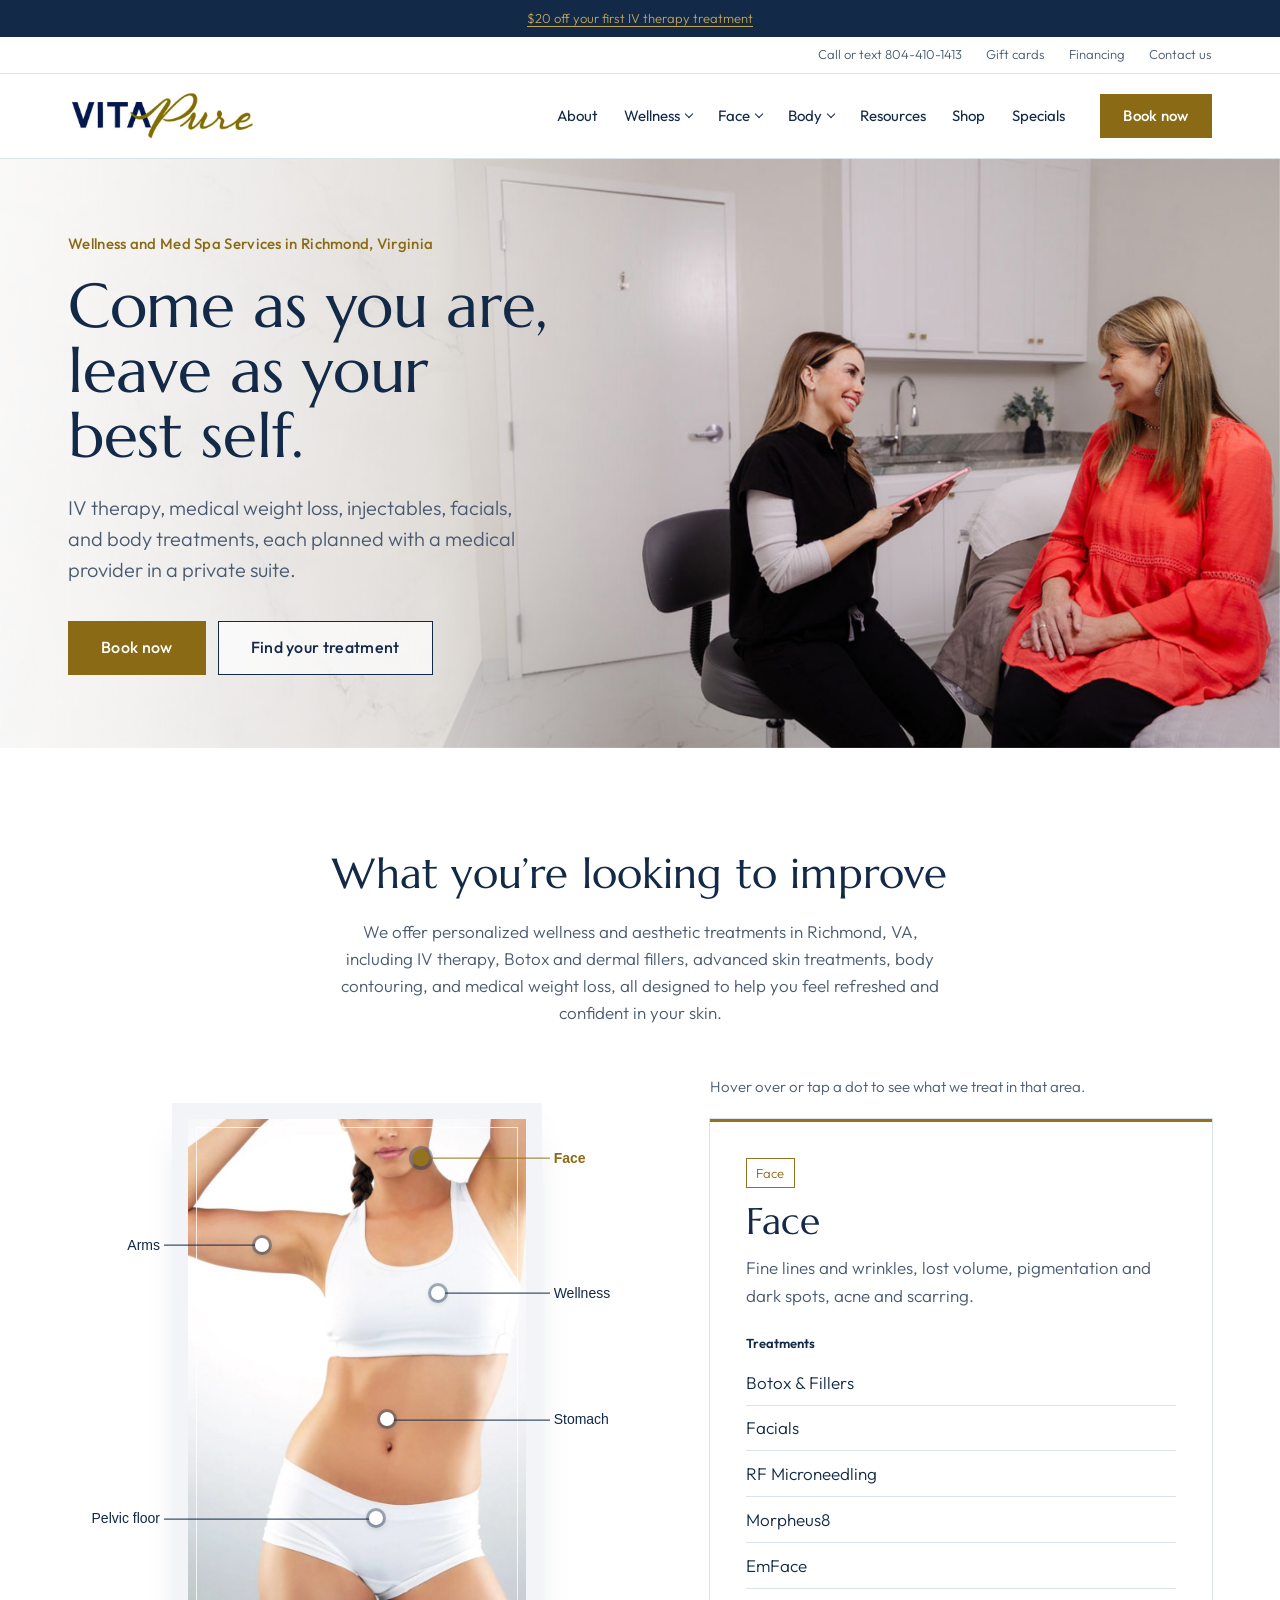
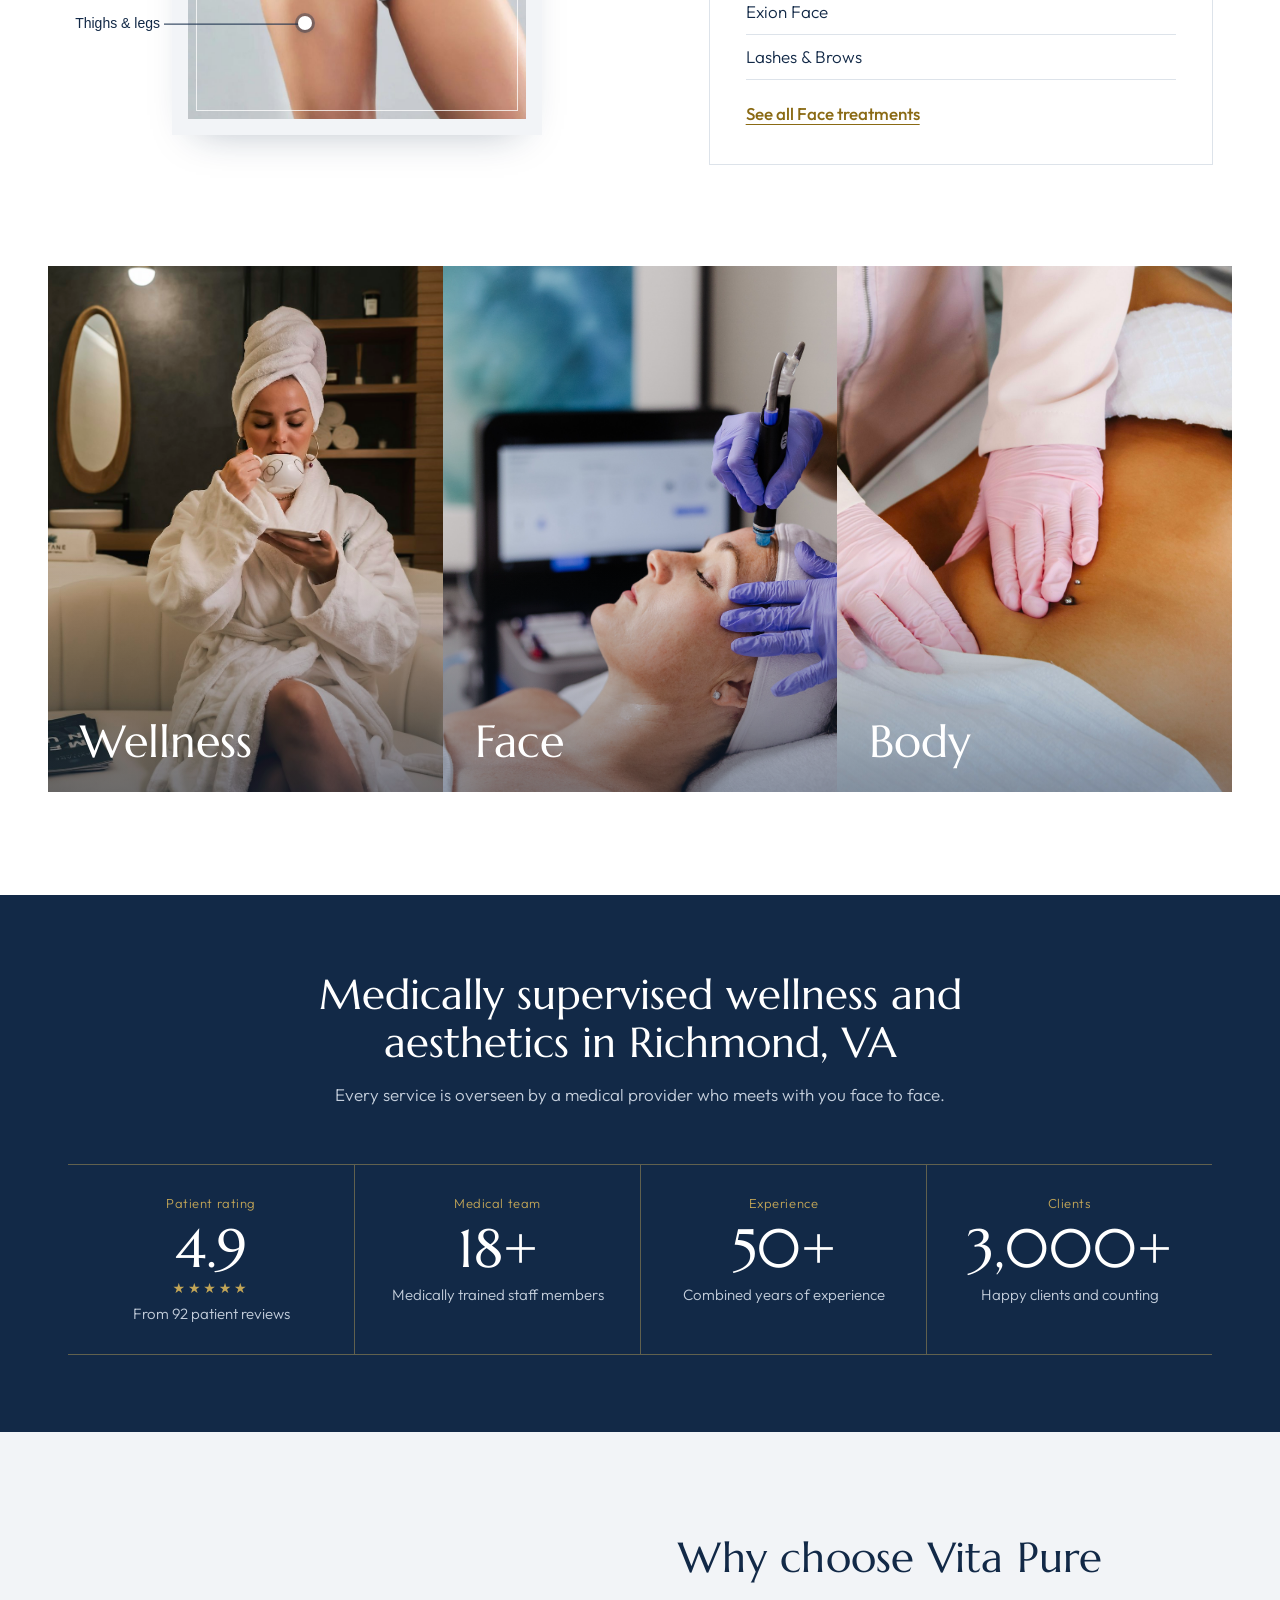
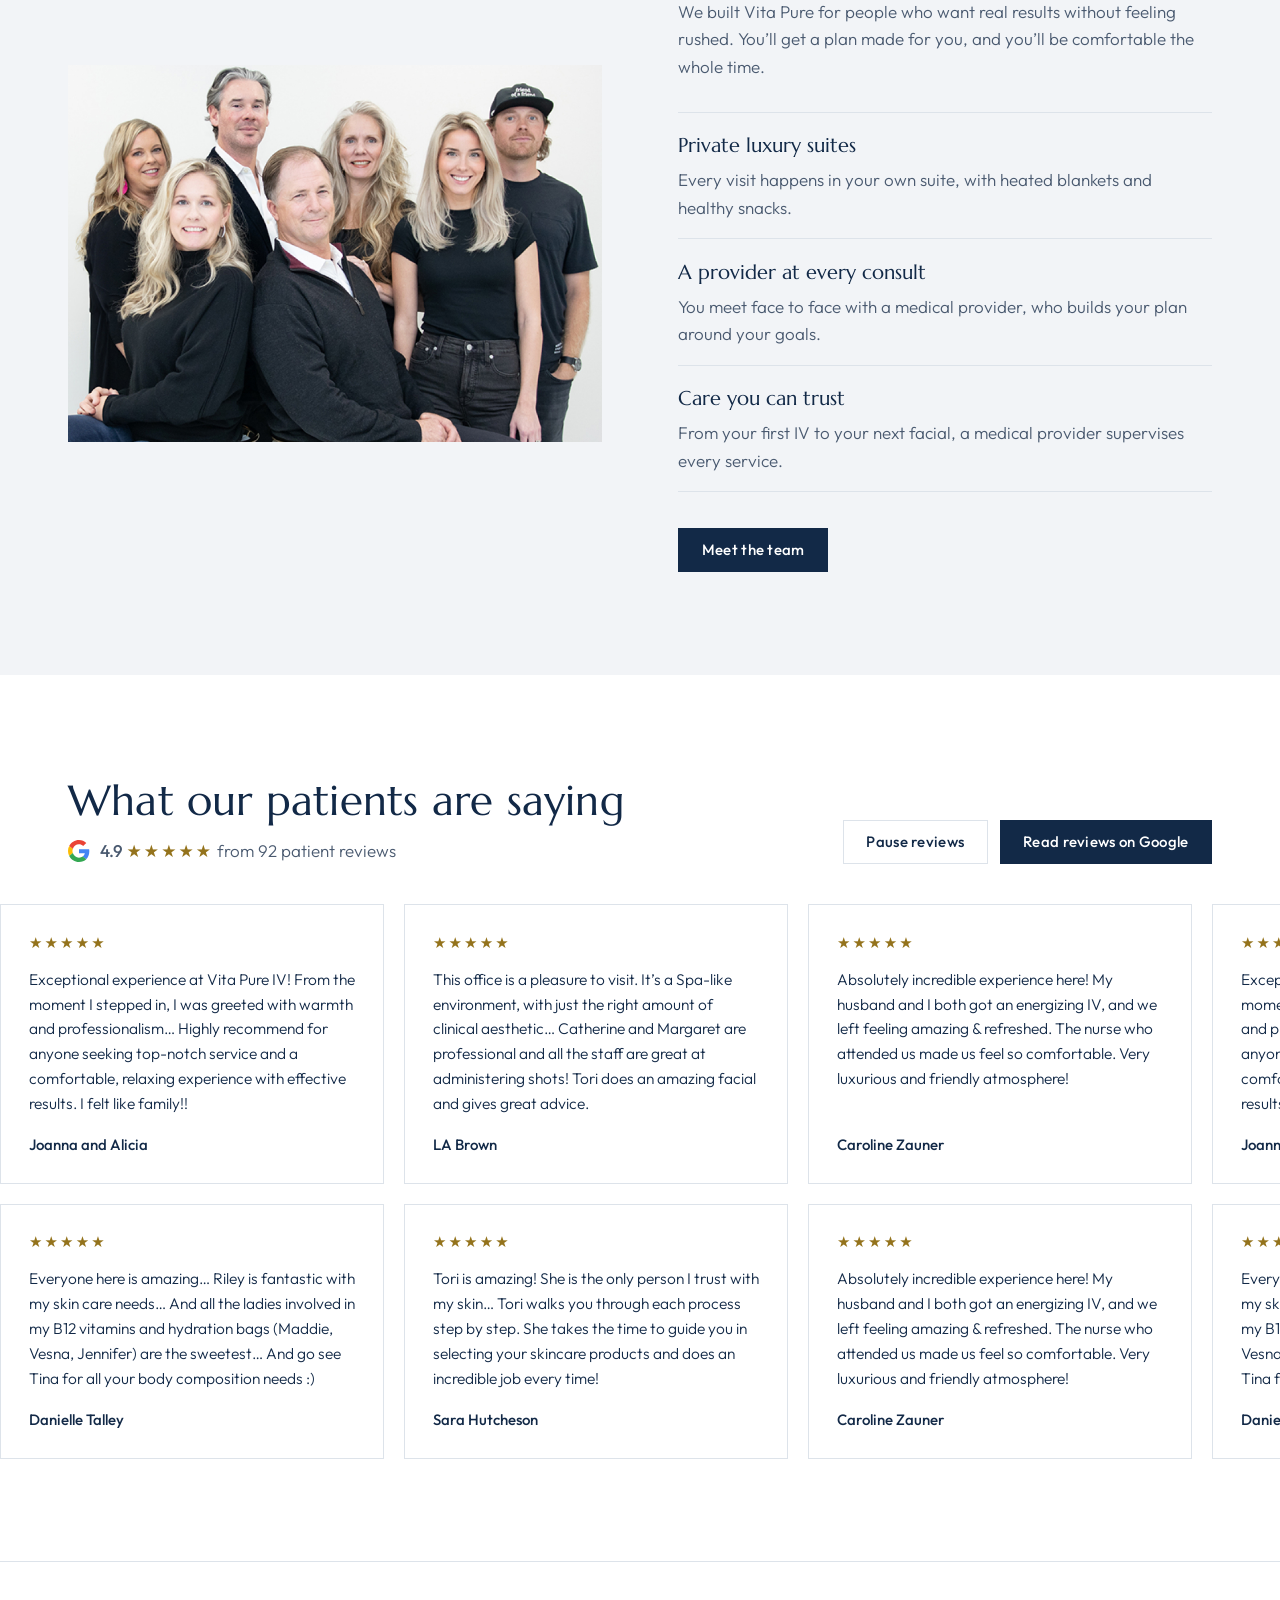
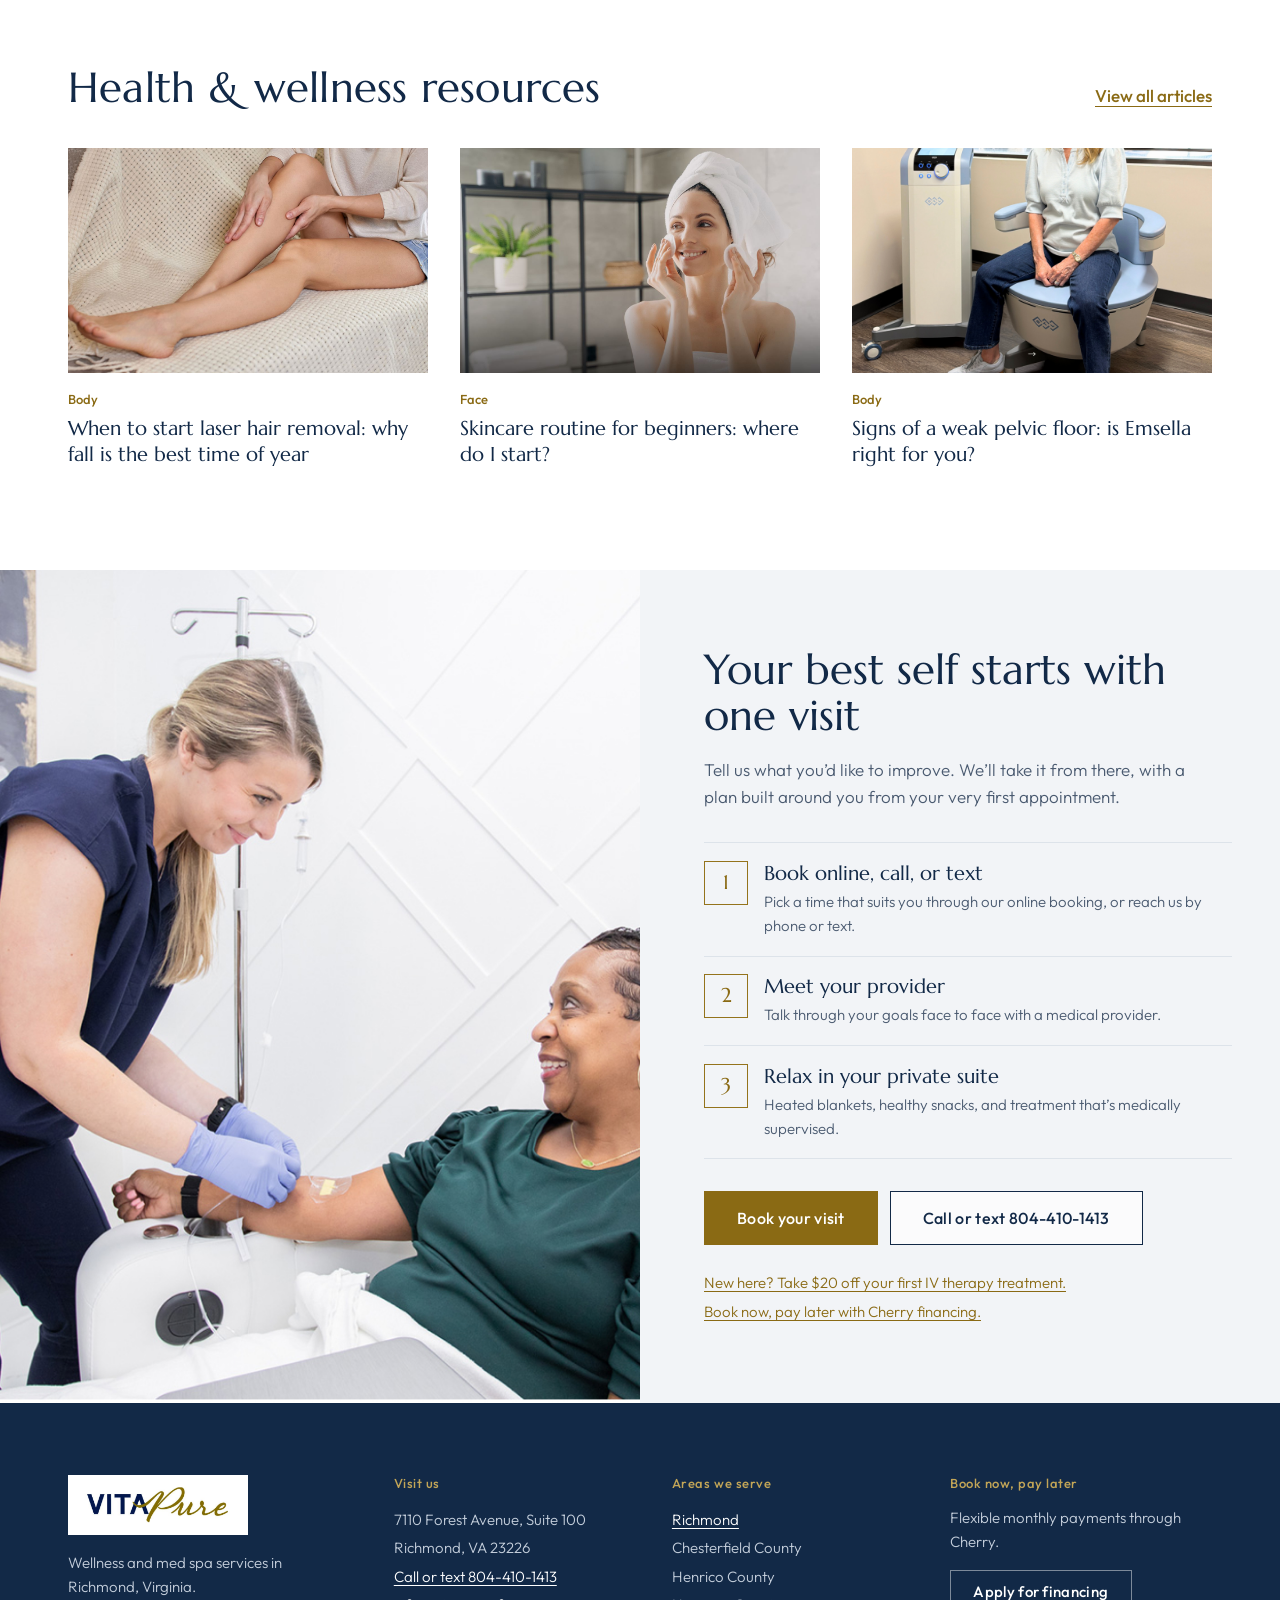
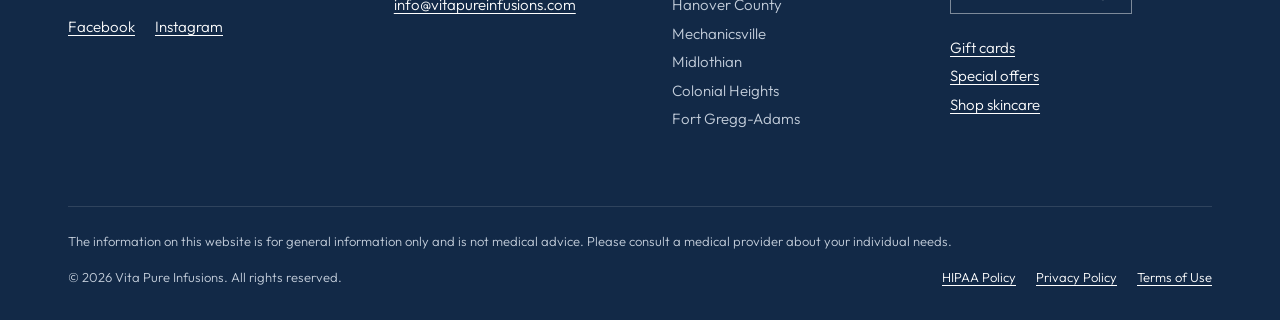
<file: index.html>
<!DOCTYPE html>
<html lang="en">
<head>
  <meta charset="UTF-8" />
  <meta name="viewport" content="width=device-width, initial-scale=1.0" />
  <!-- [REVAMP:CHANGED] title leads with "Wellness" to match the new positioning.
       was: "Wellness Center and Med Spa with Semaglutide Richmond VA" -->
  <title>Vita Pure IV | Wellness and Med Spa Services in Richmond, VA</title>
  <meta name="description" content="Vita Pure IV offers medically supervised wellness and med spa services in Richmond, VA: IV therapy, medical weight loss, injectables, facials, and body contouring." />

  <!-- Fonts: Outfit is the live site's body font (kept). Marcellus is new, used for display headings only. -->
  <link rel="preconnect" href="https://fonts.googleapis.com" />
  <link rel="preconnect" href="https://fonts.gstatic.com" crossorigin />
  <link href="https://fonts.googleapis.com/css2?family=Marcellus&family=Outfit:wght@300;400;500;600&display=swap" rel="stylesheet" />
  <link rel="stylesheet" href="css/styles.css" />
</head>
<body>
  <a class="skip-link" href="#main">Skip to content</a>

  <!-- =====================================================================
       [KEPT] ANNOUNCEMENT BAR. Same offer and link as the live site.
       ===================================================================== -->
  <div class="announce">
    <a href="https://www.vitapureinfusions.com/coupons/">$20 off your first IV therapy treatment</a>
  </div>

  <!-- =====================================================================
       [KEPT + CHANGED] HEADER
       KEPT: utility links (phone, gift card, financing, contact) and the main menu
             grouped as Wellness / Face / Body.
       CHANGED: the logo moves to the left so the menu reads as one line
                (the live site splits the menu around a centered logo).
       CHANGED: "Book now" stays visible in the sticky header at every width.
       CHANGED: logo and Home now point to www.vitapureinfusions.com
                (the live site points them at the vitapure.wpengine.com staging domain).
       ===================================================================== -->
  <header class="site-header" id="top">
    <div class="utility">
      <div class="container utility__inner">
        <!-- The positioning line "Wellness and Med Spa Services" leads the hero (see below),
             so it isn't repeated here. -->
        <ul class="utility__links">
          <li><a href="tel:8044101413">Call or text 804-410-1413</a></li>
          <li><a href="https://blvd.me/vitapure/gift-cards">Gift cards</a></li>
          <li><a href="https://pay.withcherry.com/vita-pure-iv-llc">Financing</a></li>
          <li><a href="https://www.vitapureinfusions.com/contact-us/">Contact us</a></li>
        </ul>
      </div>
    </div>

    <div class="container navbar">
      <a class="navbar__logo" href="https://www.vitapureinfusions.com/" aria-label="Vita Pure IV home">
        <!-- source: https://www.vitapureinfusions.com/wp-content/uploads/2024/04/logo.png -->
        <img src="assets/img/logo.png" alt="Vita Pure" width="260" height="56" />
      </a>

      <button class="navbar__toggle" type="button" aria-expanded="false" aria-controls="site-nav">
        <span class="navbar__toggle-bars" aria-hidden="true"></span>
        <span class="navbar__toggle-label">Menu</span>
      </button>

      <nav class="site-nav" id="site-nav" aria-label="Main">
        <ul class="site-nav__list">
          <li><a href="https://www.vitapureinfusions.com/about-us/">About</a></li>
          <li class="has-sub">
            <button type="button" class="site-nav__sub-toggle" aria-expanded="false" aria-controls="sub-wellness">Wellness</button>
            <ul class="site-nav__sub" id="sub-wellness">
              <li><a href="https://www.vitapureinfusions.com/wellness-services/iv-therapy/">IV Therapy</a></li>
              <li><a href="https://www.vitapureinfusions.com/wellness-services/vitamin-shots/">Vitamin Shots</a></li>
              <!-- [REVAMP:ADDED] Weight Loss was only a homepage card before; now it sits under Wellness. -->
              <li><a href="https://www.vitapureinfusions.com/wellness-services/weight-loss/">Medical Weight Loss</a></li>
              <li><a href="https://www.vitapureinfusions.com/bioidentical-hormone-replacement-therapy-in-richmond-va/">Hormone Replacement Therapy</a></li>
              <li><a href="https://www.vitapureinfusions.com/wellness-services/mobile-iv-therapy/">Mobile IV Events</a></li>
            </ul>
          </li>
          <li class="has-sub">
            <button type="button" class="site-nav__sub-toggle" aria-expanded="false" aria-controls="sub-face">Face</button>
            <ul class="site-nav__sub" id="sub-face">
              <li><a href="https://www.vitapureinfusions.com/medspa-services/injectables/">Botox &amp; Fillers</a></li>
              <li><a href="https://www.vitapureinfusions.com/medspa-services/facial-services/">Facials</a></li>
              <li><a href="https://www.vitapureinfusions.com/rf-microneedling-in-richmond-va/">RF Microneedling</a></li>
              <li><a href="https://www.vitapureinfusions.com/morpheus8/">Morpheus8</a></li>
              <li><a href="https://www.vitapureinfusions.com/emface-in-richmond-virginia/">EmFace</a></li>
              <li><a href="https://www.vitapureinfusions.com/exion-face-in-richmond-virginia/">Exion Face</a></li>
              <li><a href="https://www.vitapureinfusions.com/medspa-services/lashes-brows/">Lashes &amp; Brows</a></li>
            </ul>
          </li>
          <li class="has-sub">
            <button type="button" class="site-nav__sub-toggle" aria-expanded="false" aria-controls="sub-body">Body</button>
            <ul class="site-nav__sub" id="sub-body">
              <li><a href="https://www.vitapureinfusions.com/exion-body-in-richmond-virginia/">Exion Body</a></li>
              <li><a href="https://www.vitapureinfusions.com/cellulite-treatment-in-richmond-virginia/">Emtone</a></li>
              <li><a href="https://emsellarva.com/">Emsella</a></li>
              <li><a href="https://www.vitapureinfusions.com/medspa-services/laser-hair-removal-waxing/">Laser Hair Removal &amp; Waxing</a></li>
            </ul>
          </li>
          <li><a href="https://www.vitapureinfusions.com/blog/">Resources</a></li>
          <li><a href="https://skinbetter.pro/vitapure/">Shop</a></li>
          <li><a href="https://www.vitapureinfusions.com/coupons/">Specials</a></li>
        </ul>
      </nav>

      <!-- [KEPT] Book Now goes to the live Boulevard booking widget. -->
      <a class="btn btn--gold navbar__book" href="https://dashboard.boulevard.io/booking/businesses/c3259690-ee7e-4350-a0e2-f9454b804e3e/widget#/locations">Book now</a>
    </div>
  </header>

  <main id="main">

    <!-- =====================================================================
         [REVAMP:CHANGED] HERO
         Replaces the 3-slide image slider and the block headed
         "Health, Wellness, and Performance Solutions".
         The power statement comes from the client.
         [REVAMP:REMOVED] the "Join the Waitlist" button (it pointed to waitlist.vitapuremedspa.com,
         a separate domain). Book now is the single primary action.
         ===================================================================== -->
    <section class="hero" aria-labelledby="hero-title">
      <!-- source: https://www.vitapureinfusions.com/wp-content/uploads/2024/10/vita-new-banner3-2.jpg (the live hero banner) -->
      <img class="hero__img" src="assets/img/hero-consult.jpg" alt="A Vita Pure provider reviewing a treatment plan with a patient in a private suite" width="1632" height="665" />
      <div class="container hero__inner">
        <div class="hero__copy">
          <!-- [REVAMP:CHANGED] positioning line. was: "Med Spa and Wellness Services" -->
          <p class="hero__kicker">Wellness and Med Spa Services in Richmond, Virginia</p>
          <h1 class="hero__title" id="hero-title"><span class="hero__first">Come as you are,</span> <span class="hero__line">leave as your <span class="nowrap">best self.</span></span></h1>
          <p class="hero__lede">IV therapy, medical weight loss, injectables, facials, and body treatments, each planned with a medical provider in a private suite.</p>
          <div class="hero__actions">
            <a class="btn btn--gold btn--lg" href="https://dashboard.boulevard.io/booking/businesses/c3259690-ee7e-4350-a0e2-f9454b804e3e/widget#/locations">Book now</a>
            <a class="btn btn--ghost btn--lg" href="#improve">Find your treatment</a>
          </div>
        </div>
      </div>
    </section>

    <!-- =====================================================================
         [REVAMP:ADDED] WHAT YOU'RE LOOKING TO IMPROVE (directly under the hero)
         Six concerns feed the three groups: Wellness, Face, Body.
         Intro copy is adapted from the wording the client supplied.
         The concern copy is original; none of it is copied from the reference site.
         JS (initConcerns):
           - group buttons filter the list
           - hover or focus swaps the photo and highlights the matching tile
           - clicking a concern scrolls to its tile
         ===================================================================== -->
    <section class="section improve" id="improve" aria-labelledby="improve-title">
      <div class="container">
        <!-- [REVAMP:CHANGED] heading, intro and group buttons stacked and centered (index.html only) -->
        <div class="improve__head improve__head--center">
          <h2 class="section-title" id="improve-title">What you’re looking to improve</h2>
          <p class="improve__intro">We offer personalized wellness and aesthetic treatments in Richmond, VA, including IV therapy, Botox and dermal fillers, advanced skin treatments, body contouring, and medical weight loss, all designed to help you feel refreshed and confident in your skin.</p>
        </div>

        <!-- [REVAMP:CHANGED] index.html: interactive body map (client request).
             Replaces, in index.html only:
               - [REVAMP:REMOVED] the All / Wellness / Face / Body filter buttons (the dots do this now)
               - [REVAMP:REMOVED] the swapping photo and the list of six concerns
             index2.html still has the photo + list version.
             How it works: each .hotspot sits at --x / --y (percent of the photo). Hovering, focusing,
             or tapping a dot shows its .bodymap__panel on the right (JS: initBodyMap).
             The "See all" link scrolls to and highlights the matching Wellness / Face / Body tile.
             To move a dot, change its --x / --y. To add an area, add a button + a panel with matching ids. -->
        <div class="bodymap">
          <figure class="bodymap__figure">
            <!-- Client-supplied photo (assets/img/vitapurebody.jpg, 810 x 1440).
                 Dot positions are percentages of this photo; re-check them if the photo changes. -->
            <img class="bodymap__img" src="assets/img/vitapurebody.jpg" alt="A woman in a white sports top and shorts, marked with treatment areas" width="810" height="1440" />
            <button type="button" class="hotspot" data-area="face" data-side="right" style="--x: 69; --y: 6.5;" aria-controls="area-face" aria-pressed="true">
              <span class="hotspot__dot" aria-hidden="true"></span>
              <span class="hotspot__label">Face</span>
            </button>
            <button type="button" class="hotspot" data-area="arms" data-side="left" style="--x: 22; --y: 21;" aria-controls="area-arms" aria-pressed="false">
              <span class="hotspot__dot" aria-hidden="true"></span>
              <span class="hotspot__label">Arms</span>
            </button>
            <button type="button" class="hotspot" data-area="wellness" data-side="right" style="--x: 74; --y: 29;" aria-controls="area-wellness" aria-pressed="false">
              <span class="hotspot__dot" aria-hidden="true"></span>
              <span class="hotspot__label">Wellness</span>
            </button>
            <button type="button" class="hotspot" data-area="stomach" data-side="right" style="--x: 59; --y: 50;" aria-controls="area-stomach" aria-pressed="false">
              <span class="hotspot__dot" aria-hidden="true"></span>
              <span class="hotspot__label">Stomach</span>
            </button>
            <button type="button" class="hotspot" data-area="pelvic" data-side="left" style="--x: 55.6; --y: 66.5;" aria-controls="area-pelvic" aria-pressed="false">
              <span class="hotspot__dot" aria-hidden="true"></span>
              <span class="hotspot__label">Pelvic floor</span>
            </button>
            <button type="button" class="hotspot" data-area="thighs" data-side="left" style="--x: 34.6; --y: 84;" aria-controls="area-thighs" aria-pressed="false">
              <span class="hotspot__dot" aria-hidden="true"></span>
              <span class="hotspot__label">Thighs &amp; legs</span>
            </button>
          </figure>

          <div class="bodymap__side">
            <p class="bodymap__hint">Hover over or tap a dot to see what we treat in that area.</p>
            <div class="bodymap__panels" aria-live="polite">
            <div class="bodymap__panel" id="area-face" data-group="face">
              <span class="bodymap__group">Face</span>
              <h3 class="bodymap__title">Face</h3>
              <p class="bodymap__concerns">Fine lines and wrinkles, lost volume, pigmentation and dark spots, acne and scarring.</p>
              <p class="bodymap__label">Treatments</p>
              <ul class="bodymap__tx">
                <li><a href="https://www.vitapureinfusions.com/medspa-services/injectables/">Botox &amp; Fillers</a></li>
                <li><a href="https://www.vitapureinfusions.com/medspa-services/facial-services/">Facials</a></li>
                <li><a href="https://www.vitapureinfusions.com/rf-microneedling-in-richmond-va/">RF Microneedling</a></li>
                <li><a href="https://www.vitapureinfusions.com/morpheus8/">Morpheus8</a></li>
                <li><a href="https://www.vitapureinfusions.com/emface-in-richmond-virginia/">EmFace</a></li>
                <li><a href="https://www.vitapureinfusions.com/exion-face-in-richmond-virginia/">Exion Face</a></li>
                <li><a href="https://www.vitapureinfusions.com/medspa-services/lashes-brows/">Lashes &amp; Brows</a></li>
              </ul>
              <a class="bodymap__more" href="#cat-face">See all Face treatments</a>
            </div>
            <div class="bodymap__panel" id="area-arms" data-group="body" hidden>
              <span class="bodymap__group">Body</span>
              <h3 class="bodymap__title">Arms &amp; underarms</h3>
              <p class="bodymap__concerns">Unwanted hair and loose, crepey skin.</p>
              <p class="bodymap__label">Treatments</p>
              <ul class="bodymap__tx">
                <li><a href="https://www.vitapureinfusions.com/medspa-services/laser-hair-removal-waxing/">Laser Hair Removal &amp; Waxing</a></li>
                <li><a href="https://www.vitapureinfusions.com/exion-body-in-richmond-virginia/">Exion Body</a></li>
              </ul>
              <a class="bodymap__more" href="#cat-body">See all Body treatments</a>
            </div>
            <div class="bodymap__panel" id="area-wellness" data-group="wellness" hidden>
              <span class="bodymap__group">Wellness</span>
              <h3 class="bodymap__title">Whole-body wellness</h3>
              <p class="bodymap__concerns">Low energy, dehydration, hormone imbalance, and weight that won’t shift on its own.</p>
              <p class="bodymap__label">Treatments</p>
              <ul class="bodymap__tx">
                <li><a href="https://www.vitapureinfusions.com/wellness-services/iv-therapy/">IV Therapy</a></li>
                <li><a href="https://www.vitapureinfusions.com/wellness-services/vitamin-shots/">Vitamin Shots</a></li>
                <li><a href="https://www.vitapureinfusions.com/bioidentical-hormone-replacement-therapy-in-richmond-va/">Hormone Replacement Therapy</a></li>
                <li><a href="https://www.vitapureinfusions.com/wellness-services/weight-loss/">Medical Weight Loss</a></li>
                <li><a href="https://www.vitapureinfusions.com/wellness-services/mobile-iv-therapy/">Mobile IV Events</a></li>
              </ul>
              <a class="bodymap__more" href="#cat-wellness">See all Wellness treatments</a>
            </div>
            <div class="bodymap__panel" id="area-stomach" data-group="body" hidden>
              <span class="bodymap__group">Body</span>
              <h3 class="bodymap__title">Stomach &amp; waist</h3>
              <p class="bodymap__concerns">Stubborn fat, loose skin, and core muscle tone.</p>
              <p class="bodymap__label">Treatments</p>
              <ul class="bodymap__tx">
                <li><a href="https://www.vitapureinfusions.com/exion-body-in-richmond-virginia/">Exion Body</a></li>
                <li><a href="https://www.vitapureinfusions.com/cellulite-treatment-in-richmond-virginia/">Emtone</a></li>
                <li><a href="https://www.vitapureinfusions.com/wellness-services/weight-loss/">Medical Weight Loss</a></li>
              </ul>
              <a class="bodymap__more" href="#cat-body">See all Body treatments</a>
            </div>
            <div class="bodymap__panel" id="area-pelvic" data-group="body" hidden>
              <span class="bodymap__group">Body</span>
              <h3 class="bodymap__title">Pelvic floor</h3>
              <p class="bodymap__concerns">Bladder leaks and weak pelvic floor muscles, often after childbirth or with age.</p>
              <p class="bodymap__label">Treatments</p>
              <ul class="bodymap__tx">
                <li><a href="https://emsellarva.com/">Emsella</a></li>
              </ul>
              <a class="bodymap__more" href="#cat-body">See all Body treatments</a>
            </div>
            <div class="bodymap__panel" id="area-thighs" data-group="body" hidden>
              <span class="bodymap__group">Body</span>
              <h3 class="bodymap__title">Thighs, buttocks &amp; legs</h3>
              <p class="bodymap__concerns">Cellulite, toning, and unwanted hair.</p>
              <p class="bodymap__label">Treatments</p>
              <ul class="bodymap__tx">
                <li><a href="https://www.vitapureinfusions.com/cellulite-treatment-in-richmond-virginia/">Emtone</a></li>
                <li><a href="https://www.vitapureinfusions.com/exion-body-in-richmond-virginia/">Exion Body</a></li>
                <li><a href="https://www.vitapureinfusions.com/medspa-services/laser-hair-removal-waxing/">Laser Hair Removal &amp; Waxing</a></li>
              </ul>
              <a class="bodymap__more" href="#cat-body">See all Body treatments</a>
            </div>
            </div>
          </div>
        </div>
      </div>
    </section>

    <!-- =====================================================================
         [REVAMP:CHANGED] CATEGORY GRID: WELLNESS / FACE / BODY
         Replaces:
           - [REVAMP:REMOVED] the 8 separated, rounded dark-blue "Learn More" service cards
             (Facial Services, Botox and Fillers, IV Therapy, Vitamin Shots, Weight Loss,
             Lashes & Brows, Laser Hair Removal & Waxing, Mobile IV Therapy)
           - [REVAMP:REMOVED] the "Med Spa and Wellness Services" intro and its "View all services" button
             (redundant with these tiles and the main menu)
         Rules: three tiles touching edge to edge (gap: 0), square corners, no dark-blue card shells.
         Each tile's treatment list matches the main menu.
         ===================================================================== -->
    <section class="categories" aria-labelledby="categories-title">
      <h2 class="visually-hidden" id="categories-title">Treatment categories</h2>
      <!-- [REVAMP:CHANGED] index.html: on hover the label fades out and a centered panel fades in (tiles--fade).
           .tile__label is a visual-only copy of the title, hidden from screen readers. -->
      <div class="tiles tiles--fade">
        <article class="tile" id="cat-wellness" data-group="wellness">
          <span class="tile__label" aria-hidden="true">Wellness</span>
          <!-- [REVAMP:CHANGED] stock placeholder: a woman in a robe in a spa suite.
               source: https://unsplash.com/photos/I3VF9Cu4agc (Unsplash License).
               Swap for a client photo of a female IV guest when available. -->
          <img class="tile__img" src="assets/img/tile-wellness-stock.jpg" alt="A woman relaxing in a white robe in a private wellness suite" loading="lazy" style="object-position: 68% 50%;" />
          <div class="tile__body">
            <!-- TODO(WordPress): the menu has no Wellness landing page yet ("#"). Point this at one once it exists. -->
            <h3 class="tile__title"><a href="https://www.vitapureinfusions.com/services/">Wellness</a></h3>
            <ul class="tile__list">
              <li><a href="https://www.vitapureinfusions.com/wellness-services/iv-therapy/">IV Therapy</a></li>
              <li><a href="https://www.vitapureinfusions.com/wellness-services/vitamin-shots/">Vitamin Shots</a></li>
              <li><a href="https://www.vitapureinfusions.com/wellness-services/weight-loss/">Medical Weight Loss</a></li>
              <li><a href="https://www.vitapureinfusions.com/bioidentical-hormone-replacement-therapy-in-richmond-va/">Hormone Replacement Therapy</a></li>
              <li><a href="https://www.vitapureinfusions.com/wellness-services/mobile-iv-therapy/">Mobile IV Events</a></li>
            </ul>
          </div>
        </article>

        <article class="tile" id="cat-face" data-group="face">
          <span class="tile__label" aria-hidden="true">Face</span>
          <!-- source: https://www.vitapureinfusions.com/wp-content/uploads/2025/06/facials-1.png -->
          <img class="tile__img" src="assets/img/tile-face-hydrafacial.png" alt="An aesthetician performing a HydraFacial" loading="lazy" style="object-position: 62% 50%;" />
          <div class="tile__body">
            <!-- TODO(WordPress): Face landing page (currently "#" in the menu). -->
            <h3 class="tile__title"><a href="https://www.vitapureinfusions.com/services/">Face</a></h3>
            <ul class="tile__list">
              <li><a href="https://www.vitapureinfusions.com/medspa-services/injectables/">Botox &amp; Fillers</a></li>
              <li><a href="https://www.vitapureinfusions.com/medspa-services/facial-services/">Facials</a></li>
              <li><a href="https://www.vitapureinfusions.com/rf-microneedling-in-richmond-va/">RF Microneedling</a></li>
              <li><a href="https://www.vitapureinfusions.com/morpheus8/">Morpheus8</a></li>
              <li><a href="https://www.vitapureinfusions.com/emface-in-richmond-virginia/">EmFace</a></li>
              <li><a href="https://www.vitapureinfusions.com/exion-face-in-richmond-virginia/">Exion Face</a></li>
              <li><a href="https://www.vitapureinfusions.com/medspa-services/lashes-brows/">Lashes &amp; Brows</a></li>
            </ul>
          </div>
        </article>

        <article class="tile" id="cat-body" data-group="body">
          <span class="tile__label" aria-hidden="true">Body</span>
          <!-- [REVAMP:CHANGED] stock placeholder: a provider treating a woman's abdomen (body contouring).
               source: https://unsplash.com/photos/BDwQHbWr9Lo (Unsplash License).
               Swap for a client photo of an Exion Body or Emtone session when available. -->
          <img class="tile__img" src="assets/img/tile-body-stock.jpg" alt="A provider in gloves performing a body treatment on a woman's abdomen" loading="lazy" style="object-position: 50% 50%;" />
          <div class="tile__body">
            <!-- TODO(WordPress): Body landing page (currently "#" in the menu). -->
            <h3 class="tile__title"><a href="https://www.vitapureinfusions.com/services/">Body</a></h3>
            <ul class="tile__list">
              <li><a href="https://www.vitapureinfusions.com/exion-body-in-richmond-virginia/">Exion Body</a></li>
              <li><a href="https://www.vitapureinfusions.com/cellulite-treatment-in-richmond-virginia/">Emtone</a></li>
              <li><a href="https://emsellarva.com/">Emsella</a></li>
              <li><a href="https://www.vitapureinfusions.com/medspa-services/laser-hair-removal-waxing/">Laser Hair Removal &amp; Waxing</a></li>
            </ul>
          </div>
        </article>
      </div>
    </section>

    <!-- =====================================================================
         [REVAMP:ADDED] AUTHORITY BANNER (linear), opening "Why choose Vita Pure"
         Every figure comes from the live site (stats counter + rating line). None are invented.
         [REVAMP:REMOVED] the standalone stats counter section; its numbers live here now.
         ("4100+ pounds of fat lost" was left out to keep the banner to four columns.
          Add it back as a fifth column if the client wants it.)
         ===================================================================== -->
    <section class="authority" aria-labelledby="authority-title">
      <div class="container">
        <div class="authority__head">
          <h2 class="authority__title" id="authority-title">Medically supervised wellness and aesthetics in Richmond, VA</h2>
          <p class="authority__sub">Every service is overseen by a medical provider who meets with you face to face.</p>
        </div>
        <dl class="stats">
          <div class="stat">
            <dt class="stat__label">Patient rating</dt>
            <dd class="stat__value">4.9<span class="stat__stars" aria-hidden="true">★★★★★</span></dd>
            <!-- TODO: confirm the current Google review count before launch. -->
            <dd class="stat__note">From 92 patient reviews</dd>
          </div>
          <div class="stat">
            <dt class="stat__label">Medical team</dt>
            <dd class="stat__value">18+</dd>
            <dd class="stat__note">Medically trained staff members</dd>
          </div>
          <div class="stat">
            <dt class="stat__label">Experience</dt>
            <dd class="stat__value">50+</dd>
            <dd class="stat__note">Combined years of experience</dd>
          </div>
          <div class="stat">
            <dt class="stat__label">Clients</dt>
            <dd class="stat__value">3,000+</dd>
            <dd class="stat__note">Happy clients and counting</dd>
          </div>
        </dl>
      </div>
    </section>

    <!-- =====================================================================
         [REVAMP:CHANGED] WHY CHOOSE VITA PURE
         Merges the old "Why Choose Vita Pure" three-icon row with the
         "A Premier MedSpa & Wellness Center in Richmond, VA" block.
         The three pillars are reworded from the live copy.
         ===================================================================== -->
    <section class="section why" aria-labelledby="why-title">
      <div class="container why__grid">
        <figure class="why__media">
          <!-- source: https://vitapure.wpengine.com/wp-content/uploads/2024/04/about_img.jpg (About Us page) -->
          <img src="assets/img/team.jpg" alt="The Vita Pure IV team" loading="lazy" width="928" height="656" />
        </figure>
        <div class="why__copy">
          <h2 class="section-title" id="why-title">Why choose Vita Pure</h2>
          <p class="why__intro">We built Vita Pure for people who want real results without feeling rushed. You’ll get a plan made for you, and you’ll be comfortable the whole time.</p>
          <dl class="pillars">
            <div class="pillar">
              <dt>Private luxury suites</dt>
              <dd>Every visit happens in your own suite, with heated blankets and healthy snacks.</dd>
            </div>
            <div class="pillar">
              <dt>A provider at every consult</dt>
              <dd>You meet face to face with a medical provider, who builds your plan around your goals.</dd>
            </div>
            <div class="pillar">
              <dt>Care you can trust</dt>
              <dd>From your first IV to your next facial, a medical provider supervises every service.</dd>
            </div>
          </dl>
          <a class="btn btn--navy" href="https://www.vitapureinfusions.com/about-us/">Meet the team</a>
        </div>
      </div>
    </section>

    <!-- =====================================================================
         [REVAMP:CHANGED] GOOGLE REVIEWS: two rows moving in opposite directions
         Replaces the "What Our Patients Are Saying" slider.
         Row 1 moves left; row 2 moves right.
         JS (initMarquee) clones the cards for a seamless loop.
         Motion pauses on hover, on keyboard focus, and with the pause button.
         With reduced motion turned on, it becomes a static scrollable row.
         TODO(WordPress): replace these cards with the live Google reviews feed/widget.
         For now they are the five testimonials already published on the live homepage, verbatim.
         ===================================================================== -->
    <section class="section reviews" aria-labelledby="reviews-title">
      <div class="container reviews__head">
        <div>
          <h2 class="section-title" id="reviews-title">What our patients are saying</h2>
          <p class="reviews__rating">
            <svg class="g-mark" viewBox="0 0 48 48" aria-hidden="true"><path fill="#EA4335" d="M24 9.5c3.5 0 6.6 1.2 9.1 3.6l6.8-6.8C35.8 2.4 30.3 0 24 0 14.6 0 6.6 5.4 2.6 13.3l7.9 6.2C12.4 13.7 17.7 9.5 24 9.5z"/><path fill="#4285F4" d="M46.5 24.5c0-1.6-.1-3.1-.4-4.5H24v9h12.7c-.6 3-2.3 5.5-4.8 7.2l7.7 6c4.5-4.2 6.9-10.3 6.9-17.7z"/><path fill="#FBBC05" d="M10.5 28.5c-.5-1.4-.8-2.9-.8-4.5s.3-3.1.8-4.5l-7.9-6.2C.9 16.6 0 20.2 0 24s.9 7.4 2.6 10.7l7.9-6.2z"/><path fill="#34A853" d="M24 48c6.5 0 11.9-2.1 15.9-5.8l-7.7-6c-2.2 1.5-5 2.3-8.2 2.3-6.3 0-11.6-4.2-13.5-9.9l-7.9 6.2C6.6 42.6 14.6 48 24 48z"/></svg>
            <span><strong>4.9</strong> <span class="stars" aria-hidden="true">★★★★★</span> from 92 patient reviews</span>
          </p>
        </div>
        <div class="reviews__actions">
          <button type="button" class="btn btn--outline marquee-toggle" aria-pressed="false">Pause reviews</button>
          <a class="btn btn--navy" href="https://www.google.com/maps/search/?api=1&amp;query=Vita+Pure+IV+7110+Forest+Ave+Richmond+VA">Read reviews on Google</a>
        </div>
      </div>

      <div class="marquee" data-direction="left">
        <ul class="marquee__track">
          <li class="review">
            <p class="review__stars" aria-label="5 out of 5 stars">★★★★★</p>
            <blockquote class="review__text">Exceptional experience at Vita Pure IV! From the moment I stepped in, I was greeted with warmth and professionalism… Highly recommend for anyone seeking top-notch service and a comfortable, relaxing experience with effective results. I felt like family!!</blockquote>
            <p class="review__name">Joanna and Alicia</p>
          </li>
          <li class="review">
            <p class="review__stars" aria-label="5 out of 5 stars">★★★★★</p>
            <blockquote class="review__text">This office is a pleasure to visit. It’s a Spa-like environment, with just the right amount of clinical aesthetic… Catherine and Margaret are professional and all the staff are great at administering shots! Tori does an amazing facial and gives great advice.</blockquote>
            <p class="review__name">LA Brown</p>
          </li>
          <li class="review">
            <p class="review__stars" aria-label="5 out of 5 stars">★★★★★</p>
            <blockquote class="review__text">Absolutely incredible experience here! My husband and I both got an energizing IV, and we left feeling amazing &amp; refreshed. The nurse who attended us made us feel so comfortable. Very luxurious and friendly atmosphere!</blockquote>
            <p class="review__name">Caroline Zauner</p>
          </li>
        </ul>
      </div>

      <div class="marquee" data-direction="right">
        <ul class="marquee__track">
          <li class="review">
            <p class="review__stars" aria-label="5 out of 5 stars">★★★★★</p>
            <blockquote class="review__text">Everyone here is amazing… Riley is fantastic with my skin care needs… And all the ladies involved in my B12 vitamins and hydration bags (Maddie, Vesna, Jennifer) are the sweetest… And go see Tina for all your body composition needs :)</blockquote>
            <p class="review__name">Danielle Talley</p>
          </li>
          <li class="review">
            <p class="review__stars" aria-label="5 out of 5 stars">★★★★★</p>
            <blockquote class="review__text">Tori is amazing! She is the only person I trust with my skin… Tori walks you through each process step by step. She takes the time to guide you in selecting your skincare products and does an incredible job every time!</blockquote>
            <p class="review__name">Sara Hutcheson</p>
          </li>
          <li class="review">
            <p class="review__stars" aria-label="5 out of 5 stars">★★★★★</p>
            <blockquote class="review__text">Absolutely incredible experience here! My husband and I both got an energizing IV, and we left feeling amazing &amp; refreshed. The nurse who attended us made us feel so comfortable. Very luxurious and friendly atmosphere!</blockquote>
            <p class="review__name">Caroline Zauner</p>
          </li>
        </ul>
      </div>
    </section>

    <!-- =====================================================================
         [REVAMP:REMOVED] "Let's Discuss Your Treatment Plan!" contact form (BOTH instances).
         The client said the homepage doesn't need the big form. Booking goes through Book now;
         questions go to the Contact page, phone, or text.
         [REVAMP:REMOVED] the three feature tiles ("Get Hydrated", "Transform Your Look", "Book Now").
         They duplicated the category tiles and the Book now buttons.
         [REVAMP:REMOVED] the "logo_banner" image (32084-1.png) under the hero.
         ===================================================================== -->

    <!-- =====================================================================
         [KEPT + MOVED] HEALTH & WELLNESS RESOURCES
         Moved to the bottom of the page, as the client asked. Same three posts as the live homepage.
         ===================================================================== -->
    <section class="section resources" aria-labelledby="resources-title">
      <div class="container">
        <div class="resources__head">
          <h2 class="section-title" id="resources-title">Health &amp; wellness resources</h2>
          <a class="text-link" href="https://www.vitapureinfusions.com/blog/">View all articles</a>
        </div>
        <ul class="posts">
          <li class="post">
            <a class="post__link" href="https://www.vitapureinfusions.com/best-time-to-start-laser-hair-removal/">
              <!-- source: https://www.vitapureinfusions.com/wp-content/uploads/2026/10/When-to-Start-Laser-Hair-Removal-Why-Fall-Is-the-Best-Time-of-Year.jpg -->
              <img src="assets/img/blog-laser.jpg" alt="" loading="lazy" />
              <span class="post__group">Body</span>
              <span class="post__title">When to start laser hair removal: why fall is the best time of year</span>
            </a>
          </li>
          <li class="post">
            <a class="post__link" href="https://www.vitapureinfusions.com/skincare-routine-for-beginners/">
              <!-- source: https://www.vitapureinfusions.com/wp-content/uploads/2026/10/Skincare-Routine-for-Beginners.jpg -->
              <img src="assets/img/blog-skincare.jpg" alt="" loading="lazy" />
              <span class="post__group">Face</span>
              <span class="post__title">Skincare routine for beginners: where do I start?</span>
            </a>
          </li>
          <li class="post">
            <a class="post__link" href="https://www.vitapureinfusions.com/signs-of-a-weak-pelvic-floor-is-emsella-right-for-you/">
              <!-- source: https://www.vitapureinfusions.com/wp-content/uploads/2026/07/image.png -->
              <img src="assets/img/blog-pelvic.png" alt="" loading="lazy" />
              <span class="post__group">Body</span>
              <span class="post__title">Signs of a weak pelvic floor: is Emsella right for you?</span>
            </a>
          </li>
        </ul>
      </div>
    </section>

    <!-- =====================================================================
         [REVAMP:CHANGED] CLOSING CALL TO ACTION
         Replaces the second "Let's Discuss Your Treatment Plan!" form.
         Instead of a form, it shows what a first visit looks like (a real
         sequence, so the steps are numbered), then the booking actions and
         the two offers the live site already runs ($20 off first IV; Cherry financing).
         ===================================================================== -->
    <section class="closing" aria-labelledby="closing-title">
      <div class="closing__grid">
        <figure class="closing__media">
          <!-- source: https://vitapure.wpengine.com/wp-content/uploads/2024/04/whychoose-1.jpg (live "Why Choose" photo) -->
          <img src="assets/img/why-iv-suite.jpg" alt="A Vita Pure nurse caring for a smiling patient during an IV treatment" loading="lazy" />
        </figure>
        <div class="closing__content">
          <h2 class="closing__title" id="closing-title">Your best self starts with one visit</h2>
          <p class="closing__lede">Tell us what you’d like to improve. We’ll take it from there, with a plan built around you from your very first appointment.</p>

          <ol class="steps">
            <li class="step">
              <span class="step__n" aria-hidden="true">1</span>
              <div>
                <p class="step__title">Book online, call, or text</p>
                <p class="step__text">Pick a time that suits you through our online booking, or reach us by phone or text.</p>
              </div>
            </li>
            <li class="step">
              <span class="step__n" aria-hidden="true">2</span>
              <div>
                <p class="step__title">Meet your provider</p>
                <p class="step__text">Talk through your goals face to face with a medical provider.</p>
              </div>
            </li>
            <li class="step">
              <span class="step__n" aria-hidden="true">3</span>
              <div>
                <p class="step__title">Relax in your private suite</p>
                <p class="step__text">Heated blankets, healthy snacks, and treatment that’s medically supervised.</p>
              </div>
            </li>
          </ol>

          <div class="closing__actions">
            <a class="btn btn--gold btn--lg" href="https://dashboard.boulevard.io/booking/businesses/c3259690-ee7e-4350-a0e2-f9454b804e3e/widget#/locations">Book your visit</a>
            <a class="btn btn--ghost btn--lg" href="tel:8044101413">Call or text 804-410-1413</a>
          </div>

          <ul class="perks">
            <li><a href="https://www.vitapureinfusions.com/coupons/">New here? Take $20 off your first IV therapy treatment.</a></li>
            <li><a href="https://pay.withcherry.com/vita-pure-iv-llc">Book now, pay later with Cherry financing.</a></li>
          </ul>
        </div>
      </div>
    </section>
  </main>

  <!-- =====================================================================
       [KEPT + CHANGED] FOOTER
       KEPT: contact details, Richmond office, service areas, financing, legal links, socials, disclaimer.
       CHANGED: "HIPPA Policy" is now spelled "HIPAA Policy".
       CHANGED: service areas are plain text. The live links were "#" placeholders,
                and the Midlothian link was broken ("http://3").
       ===================================================================== -->
  <footer class="site-footer">
    <div class="container footer__grid">
      <div class="footer__col footer__brand">
        <img src="assets/img/logo.png" alt="Vita Pure" width="200" height="43" class="footer__logo" />
        <p>Wellness and med spa services in Richmond, Virginia.</p>
        <ul class="footer__social">
          <li><a href="https://www.facebook.com/VitaPureIV/">Facebook</a></li>
          <li><a href="https://www.instagram.com/vitapureiv">Instagram</a></li>
        </ul>
      </div>
      <div class="footer__col">
        <h2 class="footer__heading">Visit us</h2>
        <address>
          7110 Forest Avenue, Suite 100<br />
          Richmond, VA 23226<br />
          <a href="tel:8044101413">Call or text 804-410-1413</a><br />
          <a href="mailto:info@vitapureinfusions.com">info@vitapureinfusions.com</a>
        </address>
        <!-- TODO: add office hours. The live site doesn't list them. -->
      </div>
      <div class="footer__col">
        <h2 class="footer__heading">Areas we serve</h2>
        <!-- No town outside the real service list appears here. -->
        <ul class="footer__areas">
          <li><a href="https://www.vitapureinfusions.com/semaglutide-in-richmond-virginia/">Richmond</a></li>
          <li>Chesterfield County</li>
          <li>Henrico County</li>
          <li>Hanover County</li>
          <li>Mechanicsville</li>
          <li>Midlothian</li>
          <li>Colonial Heights</li>
          <li>Fort Gregg-Adams</li>
        </ul>
      </div>
      <div class="footer__col">
        <h2 class="footer__heading">Book now, pay later</h2>
        <p>Flexible monthly payments through Cherry.</p>
        <a class="btn btn--outline-light" href="https://pay.withcherry.com/vita-pure-iv-llc">Apply for financing</a>
        <ul class="footer__links">
          <li><a href="https://blvd.me/vitapure/gift-cards">Gift cards</a></li>
          <li><a href="https://www.vitapureinfusions.com/coupons/">Special offers</a></li>
          <li><a href="https://skinbetter.pro/vitapure/">Shop skincare</a></li>
        </ul>
      </div>
    </div>

    <div class="container footer__legal">
      <p class="footer__disclaimer">The information on this website is for general information only and is not medical advice. Please consult a medical provider about your individual needs.</p>
      <div class="footer__bottom">
        <p>&copy; <span id="year">2026</span> Vita Pure Infusions. All rights reserved.</p>
        <ul>
          <li><a href="https://www.vitapureinfusions.com/hipaa-policy/">HIPAA Policy</a></li>
          <li><a href="https://www.vitapureinfusions.com/privacy-policy/">Privacy Policy</a></li>
          <li><a href="https://www.vitapureinfusions.com/terms-of-use/">Terms of Use</a></li>
        </ul>
      </div>
    </div>
  </footer>

  <script src="js/main.js" defer></script>
</body>
</html>
</file>
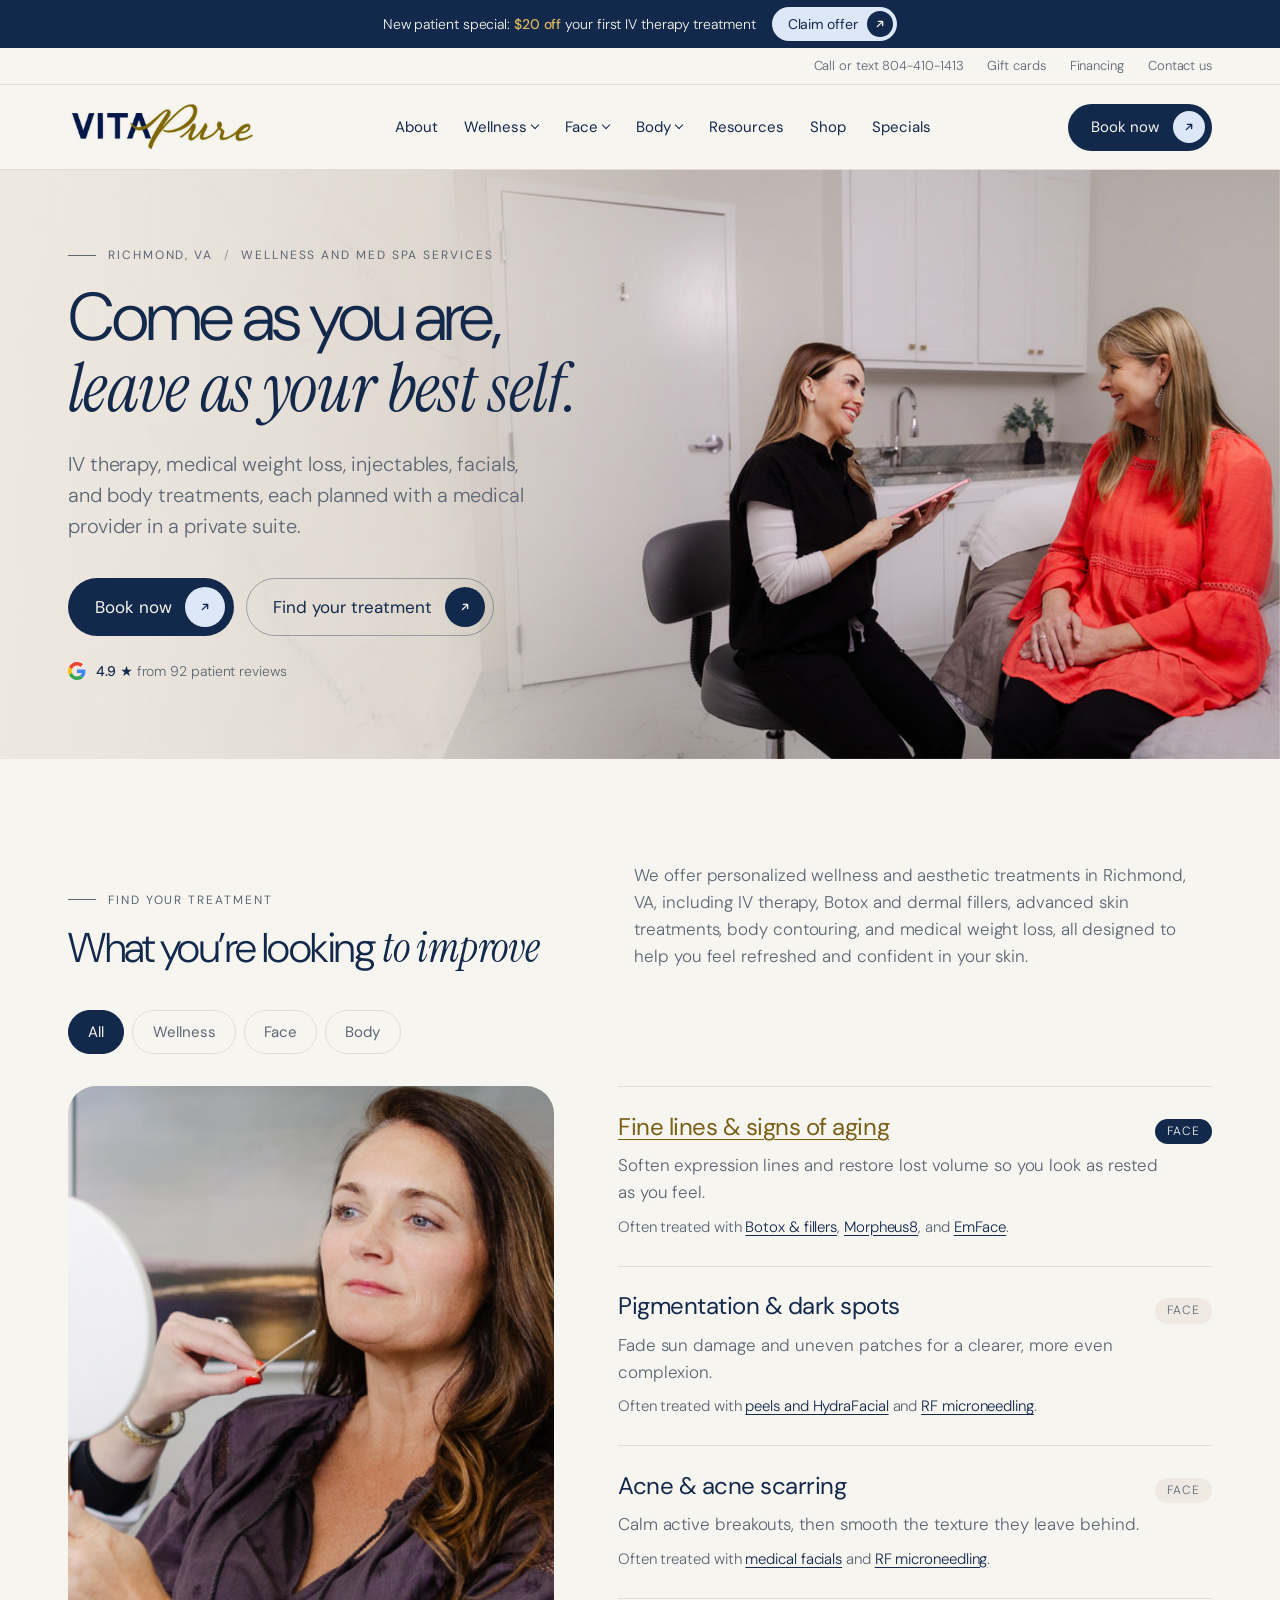
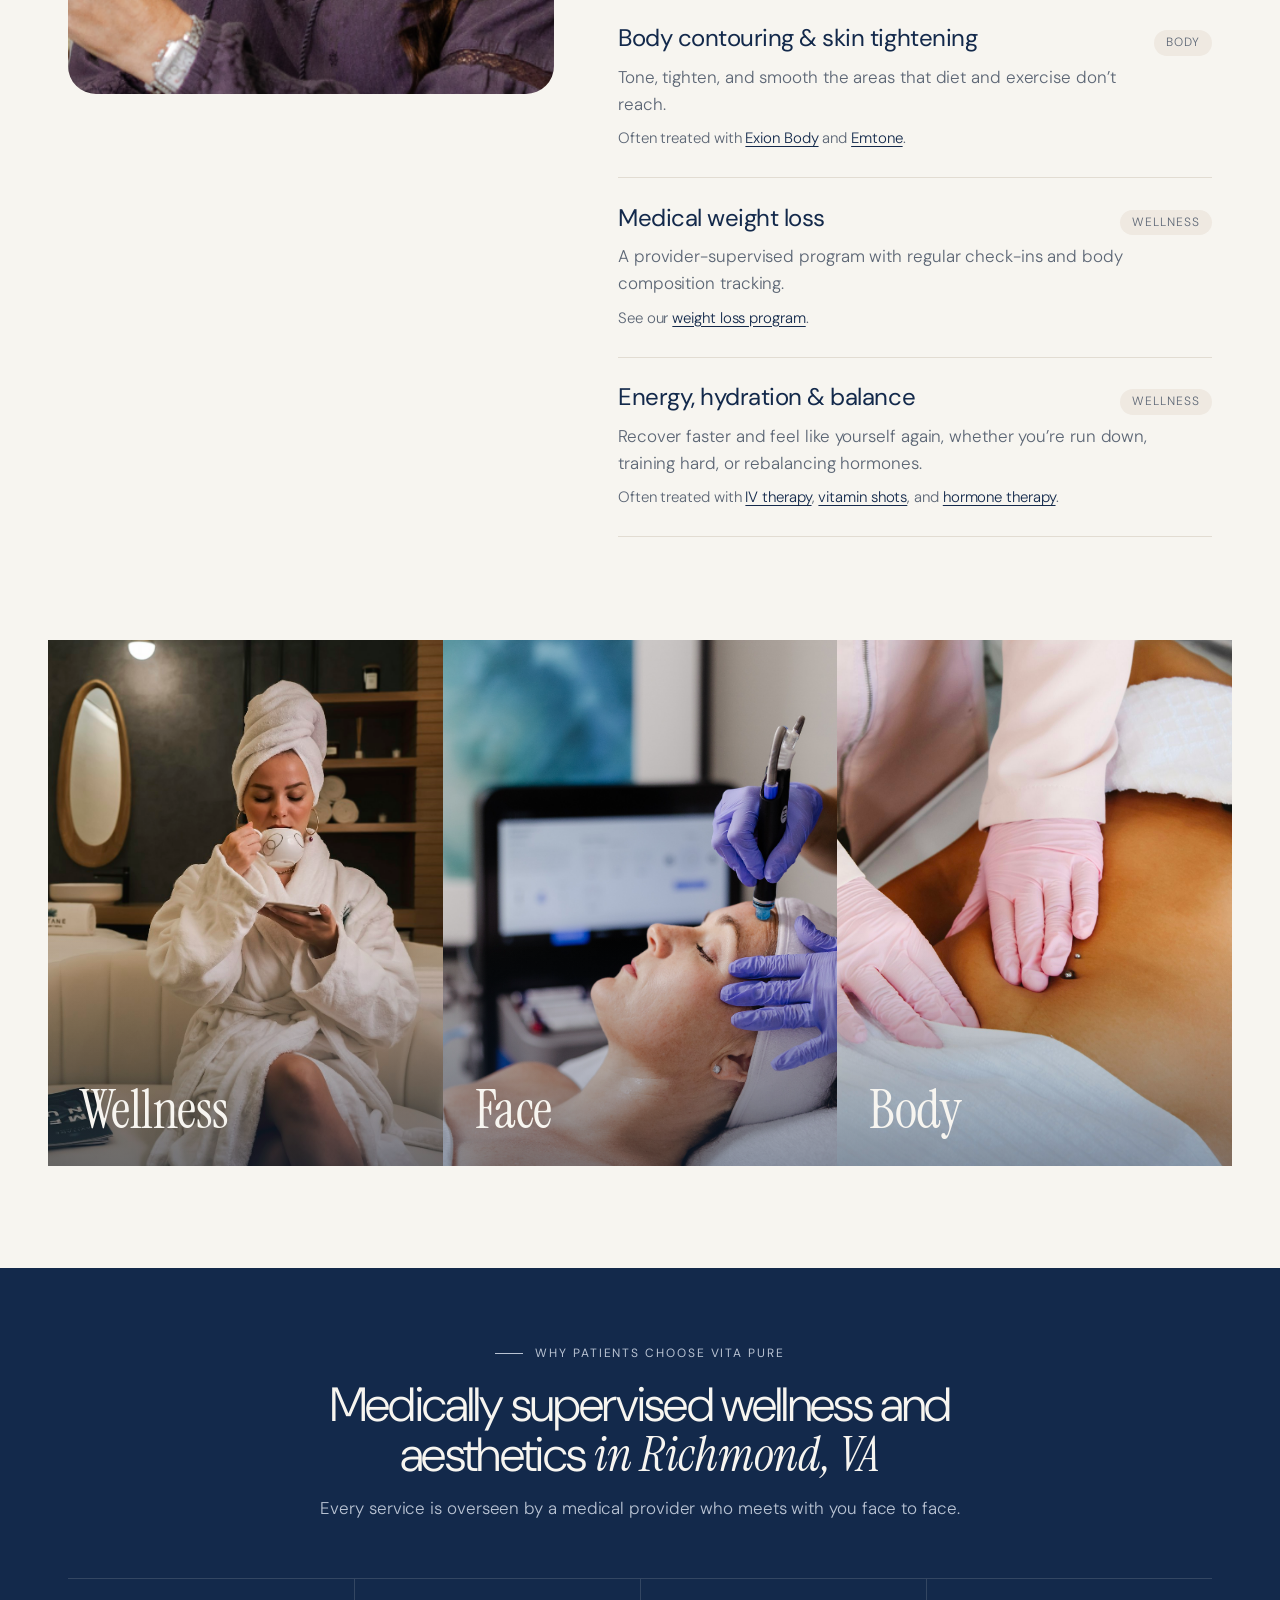
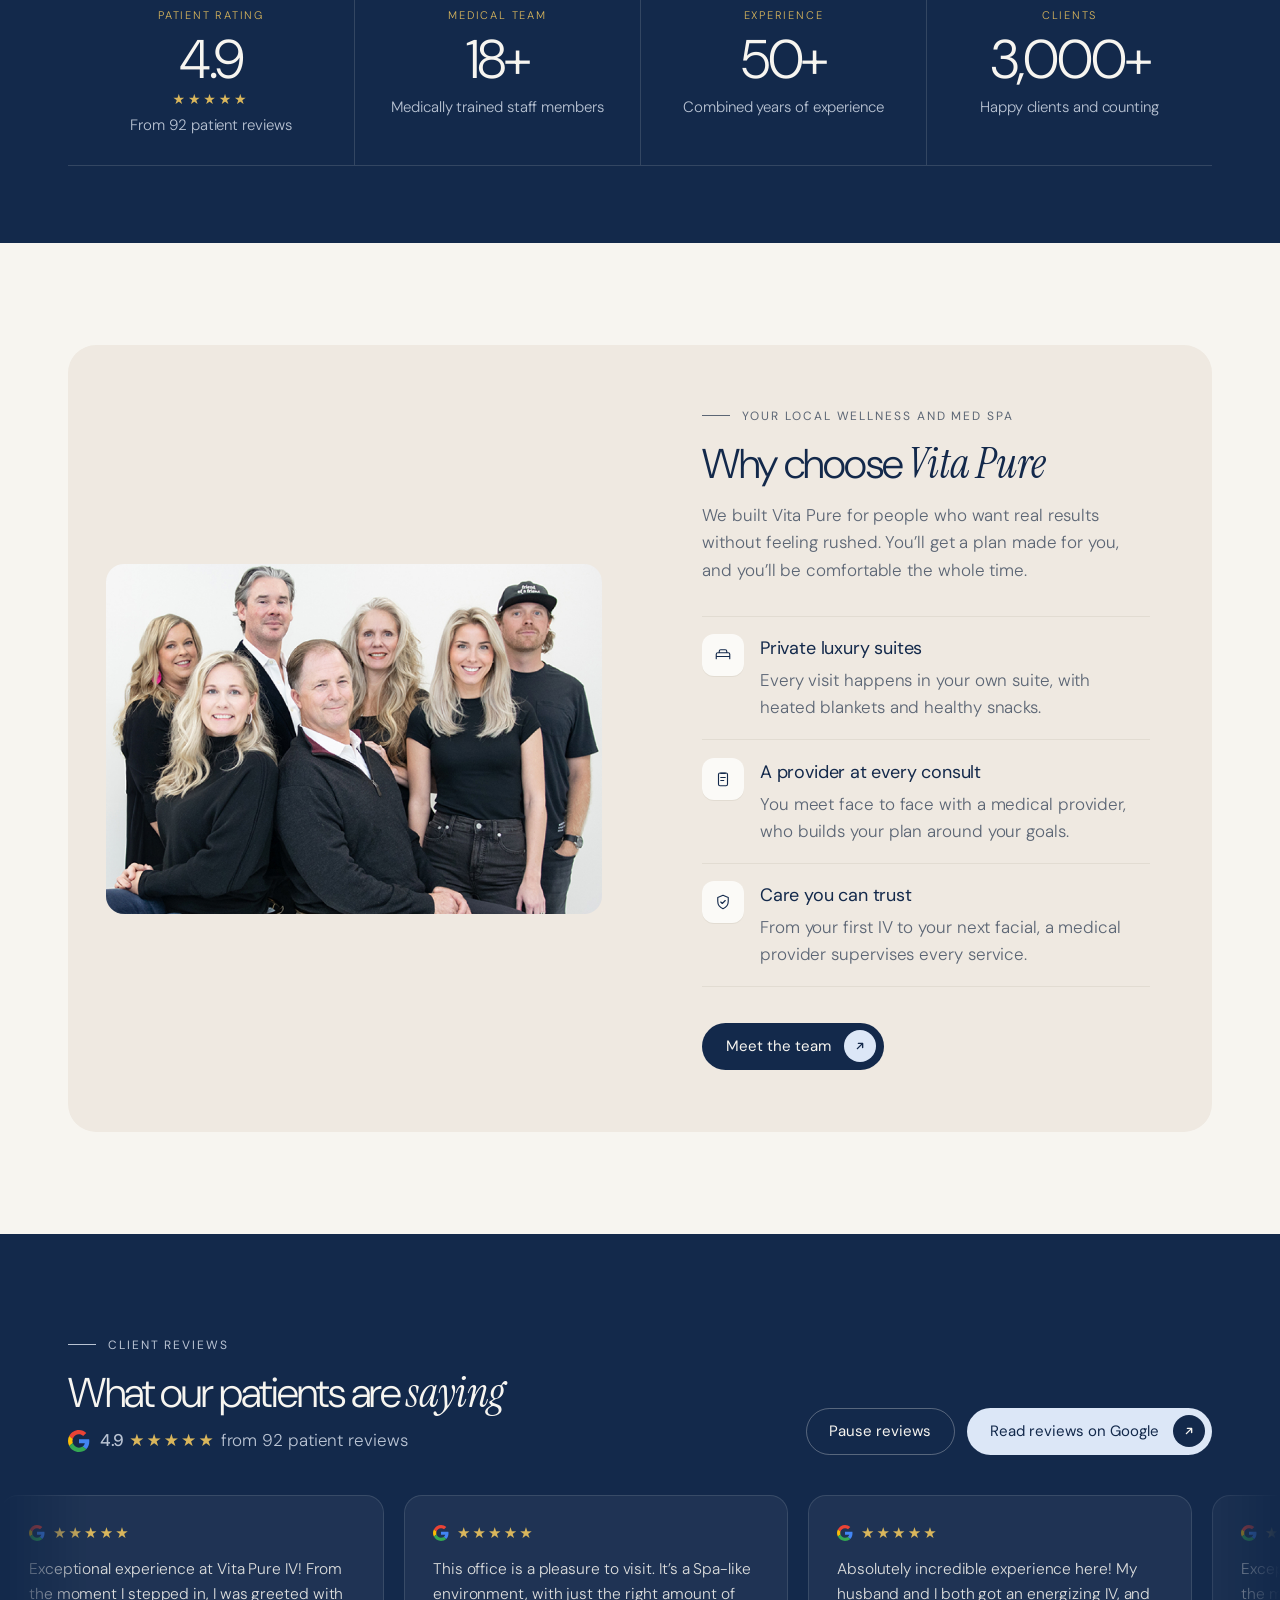
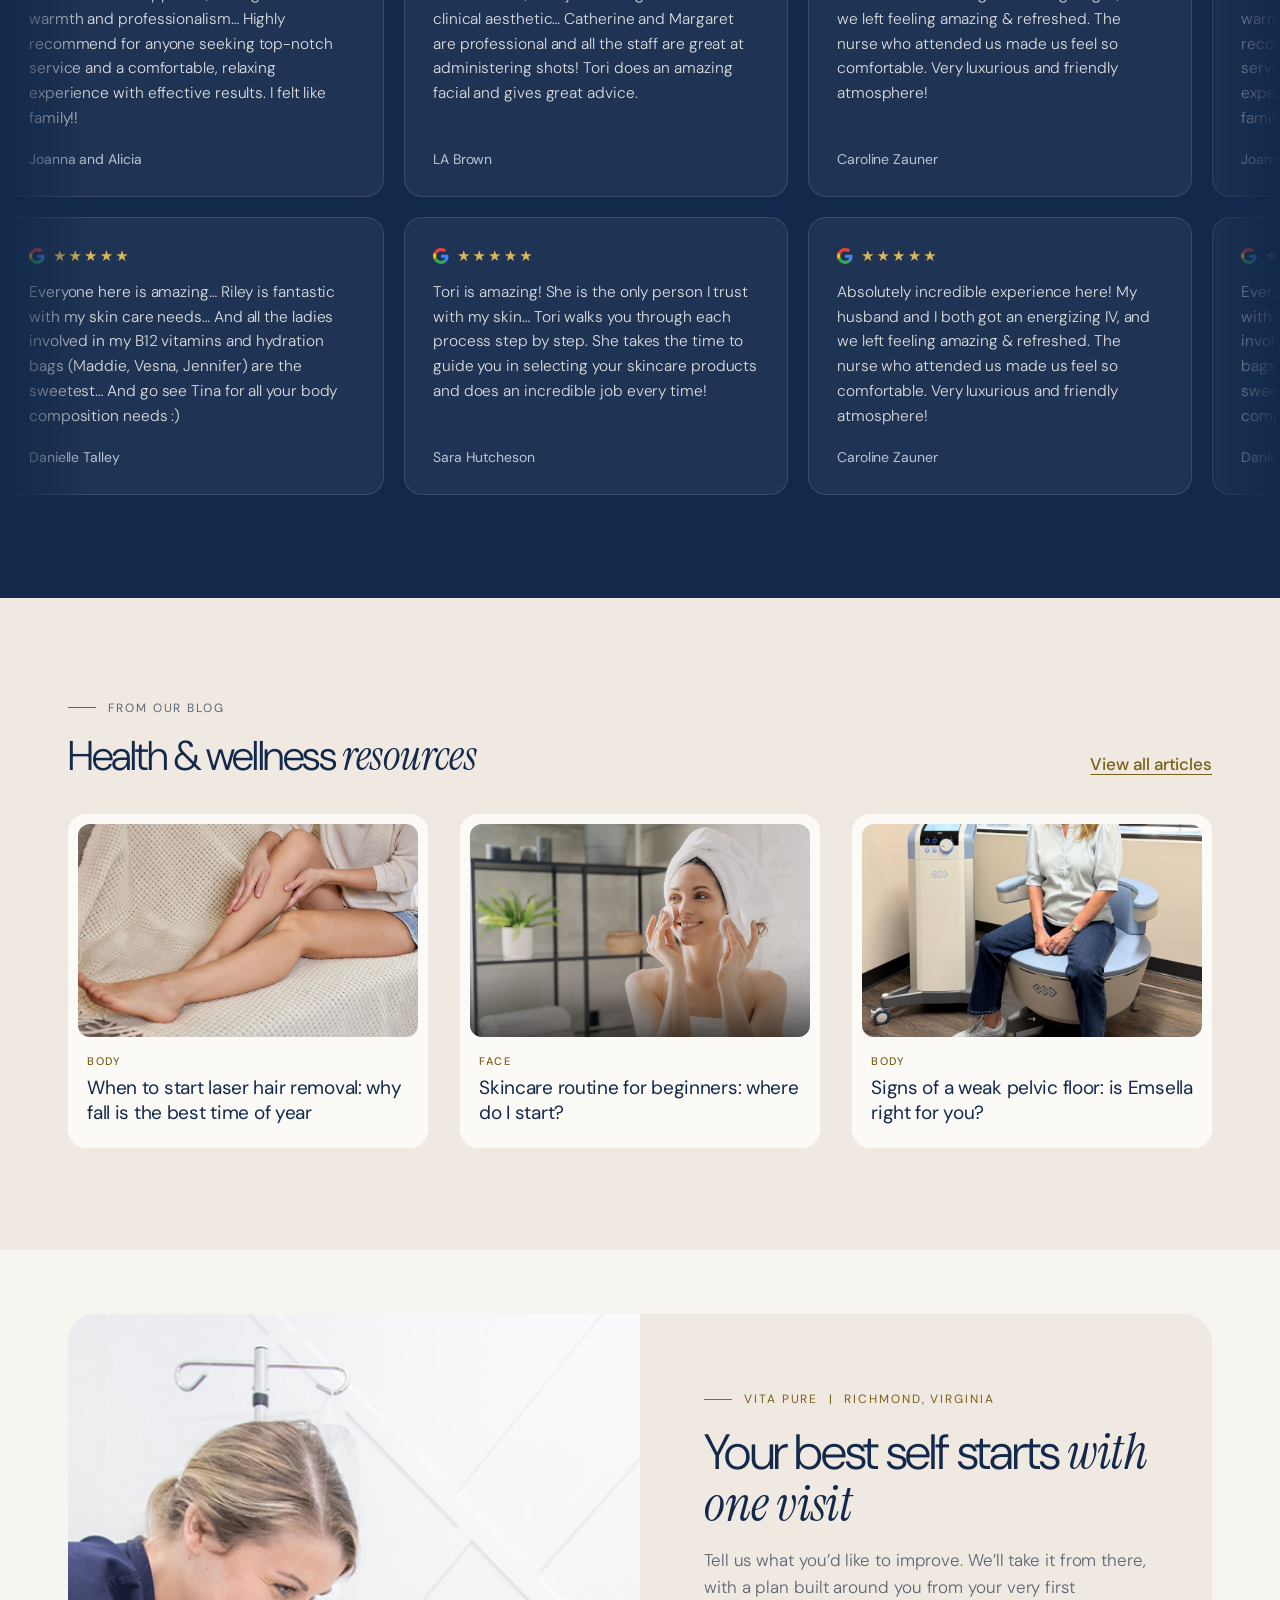
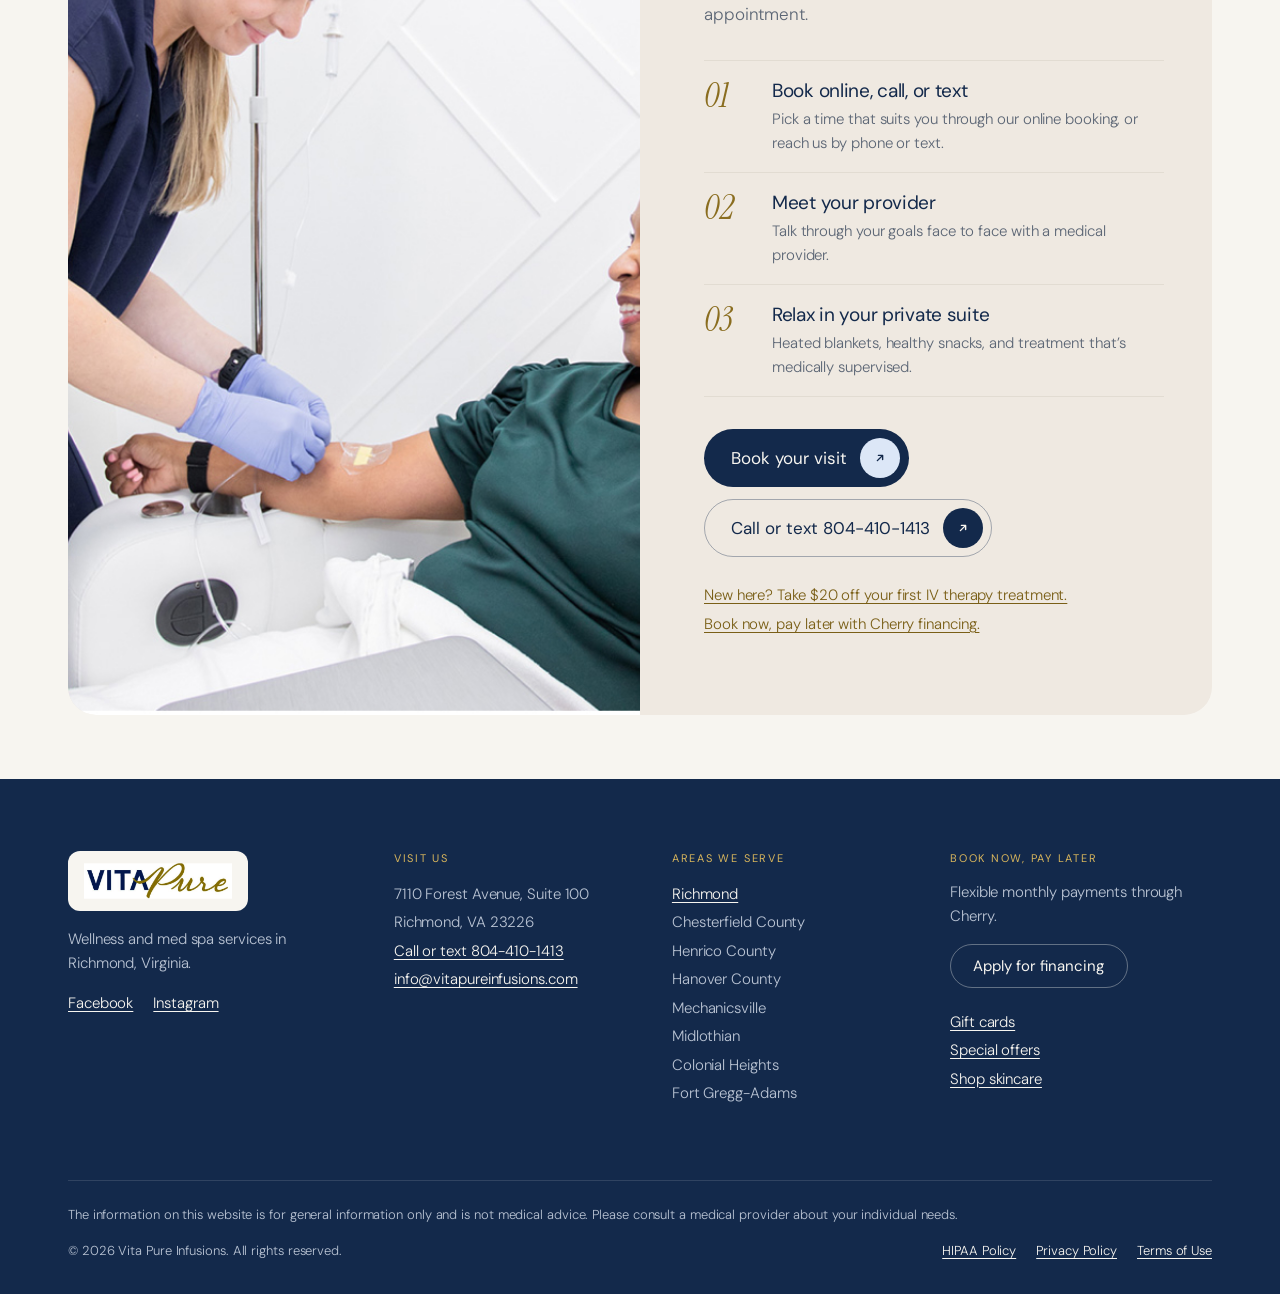
<file: index2.html>
<!DOCTYPE html>
<html lang="en">
<head>
  <meta charset="UTF-8" />
  <meta name="viewport" content="width=device-width, initial-scale=1.0" />
  <!-- [REVAMP:CHANGED] title leads with "Wellness" to match the new positioning.
       was: "Wellness Center and Med Spa with Semaglutide Richmond VA" -->
  <title>Vita Pure IV | Wellness and Med Spa Services in Richmond, VA (style B)</title>
  <meta name="description" content="Vita Pure IV offers medically supervised wellness and med spa services in Richmond, VA: IV therapy, medical weight loss, injectables, facials, and body contouring." />

  <!-- Fonts: Outfit is the live site's body font (kept). Marcellus is new, used for display headings only. -->
  <link rel="preconnect" href="https://fonts.googleapis.com" />
  <link rel="preconnect" href="https://fonts.gstatic.com" crossorigin />
  <link href="https://fonts.googleapis.com/css2?family=DM+Sans:ital,opsz,wght@0,9..40,200..600;1,9..40,300..400&family=Instrument+Serif:ital@0;1&display=swap" rel="stylesheet" />
  <!-- index2 = same layout and JS as index.html. Only the visual style changes:
       css/styles.css holds the shared layout; css/theme-figma.css re-skins it with the
       fonts, colors, and component style from the Figma file "Vita Pure [C]". -->
  <link rel="stylesheet" href="css/styles.css" />
  <link rel="stylesheet" href="css/theme-figma.css" />
</head>
<body class="theme-figma">
  <a class="skip-link" href="#main">Skip to content</a>

  <!-- =====================================================================
       [KEPT] ANNOUNCEMENT BAR. Same offer and link as the live site.
       ===================================================================== -->
  <div class="announce">
    <p class="announce__text">New patient special: <strong>$20 off</strong> your first IV therapy treatment</p>
    <a class="announce__pill" href="https://www.vitapureinfusions.com/coupons/">Claim offer <span class="btn__icon" aria-hidden="true"><svg viewBox="0 0 16 16" width="14" height="14"><path d="M5 11 11 5M6.2 5H11v4.8" fill="none" stroke="currentColor" stroke-width="1.6" stroke-linecap="round" stroke-linejoin="round"/></svg></span></a>
  </div>

  <!-- =====================================================================
       [KEPT + CHANGED] HEADER
       KEPT: utility links (phone, gift card, financing, contact) and the main menu
             grouped as Wellness / Face / Body.
       CHANGED: the logo moves to the left so the menu reads as one line
                (the live site splits the menu around a centered logo).
       CHANGED: "Book now" stays visible in the sticky header at every width.
       CHANGED: logo and Home now point to www.vitapureinfusions.com
                (the live site points them at the vitapure.wpengine.com staging domain).
       ===================================================================== -->
  <header class="site-header" id="top">
    <div class="utility">
      <div class="container utility__inner">
        <!-- The positioning line "Wellness and Med Spa Services" leads the hero (see below),
             so it isn't repeated here. -->
        <ul class="utility__links">
          <li><a href="tel:8044101413">Call or text 804-410-1413</a></li>
          <li><a href="https://blvd.me/vitapure/gift-cards">Gift cards</a></li>
          <li><a href="https://pay.withcherry.com/vita-pure-iv-llc">Financing</a></li>
          <li><a href="https://www.vitapureinfusions.com/contact-us/">Contact us</a></li>
        </ul>
      </div>
    </div>

    <div class="container navbar">
      <a class="navbar__logo" href="https://www.vitapureinfusions.com/" aria-label="Vita Pure IV home">
        <!-- source: https://www.vitapureinfusions.com/wp-content/uploads/2024/04/logo.png -->
        <img src="assets/img/logo.png" alt="Vita Pure" width="260" height="56" />
      </a>

      <button class="navbar__toggle" type="button" aria-expanded="false" aria-controls="site-nav">
        <span class="navbar__toggle-bars" aria-hidden="true"></span>
        <span class="navbar__toggle-label">Menu</span>
      </button>

      <nav class="site-nav" id="site-nav" aria-label="Main">
        <ul class="site-nav__list">
          <li><a href="https://www.vitapureinfusions.com/about-us/">About</a></li>
          <li class="has-sub">
            <button type="button" class="site-nav__sub-toggle" aria-expanded="false" aria-controls="sub-wellness">Wellness</button>
            <ul class="site-nav__sub" id="sub-wellness">
              <li><a href="https://www.vitapureinfusions.com/wellness-services/iv-therapy/">IV Therapy</a></li>
              <li><a href="https://www.vitapureinfusions.com/wellness-services/vitamin-shots/">Vitamin Shots</a></li>
              <!-- [REVAMP:ADDED] Weight Loss was only a homepage card before; now it sits under Wellness. -->
              <li><a href="https://www.vitapureinfusions.com/wellness-services/weight-loss/">Medical Weight Loss</a></li>
              <li><a href="https://www.vitapureinfusions.com/bioidentical-hormone-replacement-therapy-in-richmond-va/">Hormone Replacement Therapy</a></li>
              <li><a href="https://www.vitapureinfusions.com/wellness-services/mobile-iv-therapy/">Mobile IV Events</a></li>
            </ul>
          </li>
          <li class="has-sub">
            <button type="button" class="site-nav__sub-toggle" aria-expanded="false" aria-controls="sub-face">Face</button>
            <ul class="site-nav__sub" id="sub-face">
              <li><a href="https://www.vitapureinfusions.com/medspa-services/injectables/">Botox &amp; Fillers</a></li>
              <li><a href="https://www.vitapureinfusions.com/medspa-services/facial-services/">Facials</a></li>
              <li><a href="https://www.vitapureinfusions.com/rf-microneedling-in-richmond-va/">RF Microneedling</a></li>
              <li><a href="https://www.vitapureinfusions.com/morpheus8/">Morpheus8</a></li>
              <li><a href="https://www.vitapureinfusions.com/emface-in-richmond-virginia/">EmFace</a></li>
              <li><a href="https://www.vitapureinfusions.com/exion-face-in-richmond-virginia/">Exion Face</a></li>
              <li><a href="https://www.vitapureinfusions.com/medspa-services/lashes-brows/">Lashes &amp; Brows</a></li>
            </ul>
          </li>
          <li class="has-sub">
            <button type="button" class="site-nav__sub-toggle" aria-expanded="false" aria-controls="sub-body">Body</button>
            <ul class="site-nav__sub" id="sub-body">
              <li><a href="https://www.vitapureinfusions.com/exion-body-in-richmond-virginia/">Exion Body</a></li>
              <li><a href="https://www.vitapureinfusions.com/cellulite-treatment-in-richmond-virginia/">Emtone</a></li>
              <li><a href="https://emsellarva.com/">Emsella</a></li>
              <li><a href="https://www.vitapureinfusions.com/medspa-services/laser-hair-removal-waxing/">Laser Hair Removal &amp; Waxing</a></li>
            </ul>
          </li>
          <li><a href="https://www.vitapureinfusions.com/blog/">Resources</a></li>
          <li><a href="https://skinbetter.pro/vitapure/">Shop</a></li>
          <li><a href="https://www.vitapureinfusions.com/coupons/">Specials</a></li>
        </ul>
      </nav>

      <!-- [KEPT] Book Now goes to the live Boulevard booking widget. -->
      <a class="btn btn--gold navbar__book" href="https://dashboard.boulevard.io/booking/businesses/c3259690-ee7e-4350-a0e2-f9454b804e3e/widget#/locations">Book now <span class="btn__icon" aria-hidden="true"><svg viewBox="0 0 16 16" width="14" height="14"><path d="M5 11 11 5M6.2 5H11v4.8" fill="none" stroke="currentColor" stroke-width="1.6" stroke-linecap="round" stroke-linejoin="round"/></svg></span></a>
    </div>
  </header>

  <main id="main">

    <!-- =====================================================================
         [REVAMP:CHANGED] HERO
         Replaces the 3-slide image slider and the block headed
         "Health, Wellness, and Performance Solutions".
         The power statement comes from the client.
         [REVAMP:REMOVED] the "Join the Waitlist" button (it pointed to waitlist.vitapuremedspa.com,
         a separate domain). Book now is the single primary action.
         ===================================================================== -->
    <section class="hero" aria-labelledby="hero-title">
      <!-- source: https://www.vitapureinfusions.com/wp-content/uploads/2024/10/vita-new-banner3-2.jpg (the live hero banner) -->
      <img class="hero__img" src="assets/img/hero-consult.jpg" alt="A Vita Pure provider reviewing a treatment plan with a patient in a private suite" width="1632" height="665" />
      <div class="container hero__inner">
        <div class="hero__copy">
          <!-- [REVAMP:CHANGED] positioning line. was: "Med Spa and Wellness Services" -->
          <p class="hero__kicker eyebrow">Richmond, VA <span aria-hidden="true">/</span> Wellness and Med Spa Services</p>
          <h1 class="hero__title" id="hero-title"><span class="hero__first">Come as you are,</span> <em class="hero__line accent">leave as your <span class="nowrap">best self.</span></em></h1>
          <p class="hero__lede">IV therapy, medical weight loss, injectables, facials, and body treatments, each planned with a medical provider in a private suite.</p>
          <div class="hero__actions">
            <a class="btn btn--gold btn--lg" href="https://dashboard.boulevard.io/booking/businesses/c3259690-ee7e-4350-a0e2-f9454b804e3e/widget#/locations">Book now <span class="btn__icon" aria-hidden="true"><svg viewBox="0 0 16 16" width="14" height="14"><path d="M5 11 11 5M6.2 5H11v4.8" fill="none" stroke="currentColor" stroke-width="1.6" stroke-linecap="round" stroke-linejoin="round"/></svg></span></a>
            <a class="btn btn--ghost btn--lg" href="#improve">Find your treatment <span class="btn__icon" aria-hidden="true"><svg viewBox="0 0 16 16" width="14" height="14"><path d="M5 11 11 5M6.2 5H11v4.8" fill="none" stroke="currentColor" stroke-width="1.6" stroke-linecap="round" stroke-linejoin="round"/></svg></span></a>
          </div>
          <!-- Figma style: rating chip beside the hero buttons -->
          <p class="hero__rating"><svg class="g-mark" viewBox="0 0 48 48" aria-hidden="true"><path fill="#EA4335" d="M24 9.5c3.5 0 6.6 1.2 9.1 3.6l6.8-6.8C35.8 2.4 30.3 0 24 0 14.6 0 6.6 5.4 2.6 13.3l7.9 6.2C12.4 13.7 17.7 9.5 24 9.5z"/><path fill="#4285F4" d="M46.5 24.5c0-1.6-.1-3.1-.4-4.5H24v9h12.7c-.6 3-2.3 5.5-4.8 7.2l7.7 6c4.5-4.2 6.9-10.3 6.9-17.7z"/><path fill="#FBBC05" d="M10.5 28.5c-.5-1.4-.8-2.9-.8-4.5s.3-3.1.8-4.5l-7.9-6.2C.9 16.6 0 20.2 0 24s.9 7.4 2.6 10.7l7.9-6.2z"/><path fill="#34A853" d="M24 48c6.5 0 11.9-2.1 15.9-5.8l-7.7-6c-2.2 1.5-5 2.3-8.2 2.3-6.3 0-11.6-4.2-13.5-9.9l-7.9 6.2C6.6 42.6 14.6 48 24 48z"/></svg><span><strong>4.9 ★</strong> from 92 patient reviews</span></p>
        </div>
      </div>
    </section>

    <!-- =====================================================================
         [REVAMP:ADDED] WHAT YOU'RE LOOKING TO IMPROVE (directly under the hero)
         Six concerns feed the three groups: Wellness, Face, Body.
         Intro copy is adapted from the wording the client supplied.
         The concern copy is original; none of it is copied from the reference site.
         JS (initConcerns):
           - group buttons filter the list
           - hover or focus swaps the photo and highlights the matching tile
           - clicking a concern scrolls to its tile
         ===================================================================== -->
    <section class="section improve" id="improve" aria-labelledby="improve-title">
      <div class="container">
        <div class="improve__head">
          <div><p class="eyebrow">Find your treatment</p>
          <h2 class="section-title" id="improve-title">What you’re looking <em class="accent">to improve</em></h2></div>
          <p class="improve__intro">We offer personalized wellness and aesthetic treatments in Richmond, VA, including IV therapy, Botox and dermal fillers, advanced skin treatments, body contouring, and medical weight loss, all designed to help you feel refreshed and confident in your skin.</p>
        </div>

        <div class="filter" role="group" aria-label="Show concerns for">
          <button type="button" class="filter__btn" data-filter="all" aria-pressed="true">All</button>
          <button type="button" class="filter__btn" data-filter="wellness" aria-pressed="false">Wellness</button>
          <button type="button" class="filter__btn" data-filter="face" aria-pressed="false">Face</button>
          <button type="button" class="filter__btn" data-filter="body" aria-pressed="false">Body</button>
        </div>

        <div class="improve__grid">
          <figure class="improve__media" aria-hidden="true">
            <!-- Images swap via JS from each concern's data-img. Default: fine lines.
                 source: https://www.vitapureinfusions.com/wp-content/uploads/2024/07/About.png -->
            <img class="improve__img" src="assets/img/concern-fine-lines.png" alt="" style="object-position: 62% 40%;" />
          </figure>

          <ul class="concerns" id="concern-list">
            <li class="concern" data-group="face" data-img="assets/img/concern-fine-lines.png" data-pos="62% 40%">
              <a class="concern__link" href="#cat-face">
                <span class="concern__title">Fine lines &amp; signs of aging</span>
                <span class="concern__group">Face</span>
              </a>
              <p class="concern__text">Soften expression lines and restore lost volume so you look as rested as you feel.</p>
              <p class="concern__tx">Often treated with <a href="https://www.vitapureinfusions.com/medspa-services/injectables/">Botox &amp; fillers</a>, <a href="https://www.vitapureinfusions.com/morpheus8/">Morpheus8</a>, and <a href="https://www.vitapureinfusions.com/emface-in-richmond-virginia/">EmFace</a>.</p>
            </li>
            <li class="concern" data-group="face" data-img="assets/img/concern-pigmentation.png" data-pos="45% 50%">
              <!-- source: https://www.vitapureinfusions.com/wp-content/uploads/2024/07/Med-Spa.png -->
              <a class="concern__link" href="#cat-face">
                <span class="concern__title">Pigmentation &amp; dark spots</span>
                <span class="concern__group">Face</span>
              </a>
              <p class="concern__text">Fade sun damage and uneven patches for a clearer, more even complexion.</p>
              <p class="concern__tx">Often treated with <a href="https://www.vitapureinfusions.com/medspa-services/facial-services/">peels and HydraFacial</a> and <a href="https://www.vitapureinfusions.com/rf-microneedling-in-richmond-va/">RF microneedling</a>.</p>
            </li>
            <li class="concern" data-group="face" data-img="assets/img/concern-acne.jpg" data-pos="50% 40%">
              <!-- source: https://www.vitapureinfusions.com/wp-content/uploads/2024/04/Facial_Resized.jpg -->
              <a class="concern__link" href="#cat-face">
                <span class="concern__title">Acne &amp; acne scarring</span>
                <span class="concern__group">Face</span>
              </a>
              <p class="concern__text">Calm active breakouts, then smooth the texture they leave behind.</p>
              <p class="concern__tx">Often treated with <a href="https://www.vitapureinfusions.com/medspa-services/facial-services/">medical facials</a> and <a href="https://www.vitapureinfusions.com/rf-microneedling-in-richmond-va/">RF microneedling</a>.</p>
            </li>
            <li class="concern" data-group="body" data-img="assets/img/tile-body-stock.jpg" data-pos="50% 50%">
              <!-- source: https://unsplash.com/photos/BDwQHbWr9Lo (Unsplash License, stock placeholder) -->
              <a class="concern__link" href="#cat-body">
                <span class="concern__title">Body contouring &amp; skin tightening</span>
                <span class="concern__group">Body</span>
              </a>
              <p class="concern__text">Tone, tighten, and smooth the areas that diet and exercise don’t reach.</p>
              <p class="concern__tx">Often treated with <a href="https://www.vitapureinfusions.com/exion-body-in-richmond-virginia/">Exion Body</a> and <a href="https://www.vitapureinfusions.com/cellulite-treatment-in-richmond-virginia/">Emtone</a>.</p>
            </li>
            <li class="concern" data-group="wellness" data-img="assets/img/hero-consult.jpg" data-pos="72% 50%">
              <!-- source: https://www.vitapureinfusions.com/wp-content/uploads/2024/10/vita-new-banner3-2.jpg -->
              <a class="concern__link" href="#cat-wellness">
                <span class="concern__title">Medical weight loss</span>
                <span class="concern__group">Wellness</span>
              </a>
              <p class="concern__text">A provider-supervised program with regular check-ins and body composition tracking.</p>
              <p class="concern__tx">See our <a href="https://www.vitapureinfusions.com/wellness-services/weight-loss/">weight loss program</a>.</p>
            </li>
            <li class="concern" data-group="wellness" data-img="assets/img/concern-wellness-iv.png" data-pos="45% 40%">
              <!-- source: https://www.vitapureinfusions.com/wp-content/uploads/2025/06/iv-therapy-1.png -->
              <a class="concern__link" href="#cat-wellness">
                <span class="concern__title">Energy, hydration &amp; balance</span>
                <span class="concern__group">Wellness</span>
              </a>
              <p class="concern__text">Recover faster and feel like yourself again, whether you’re run down, training hard, or rebalancing hormones.</p>
              <p class="concern__tx">Often treated with <a href="https://www.vitapureinfusions.com/wellness-services/iv-therapy/">IV therapy</a>, <a href="https://www.vitapureinfusions.com/wellness-services/vitamin-shots/">vitamin shots</a>, and <a href="https://www.vitapureinfusions.com/bioidentical-hormone-replacement-therapy-in-richmond-va/">hormone therapy</a>.</p>
            </li>
          </ul>
        </div>
      </div>
    </section>

    <!-- =====================================================================
         [REVAMP:CHANGED] CATEGORY GRID: WELLNESS / FACE / BODY
         Replaces:
           - [REVAMP:REMOVED] the 8 separated, rounded dark-blue "Learn More" service cards
             (Facial Services, Botox and Fillers, IV Therapy, Vitamin Shots, Weight Loss,
             Lashes & Brows, Laser Hair Removal & Waxing, Mobile IV Therapy)
           - [REVAMP:REMOVED] the "Med Spa and Wellness Services" intro and its "View all services" button
             (redundant with these tiles and the main menu)
         Rules: three tiles touching edge to edge (gap: 0), square corners, no dark-blue card shells.
         Each tile's treatment list matches the main menu.
         ===================================================================== -->
    <section class="categories" aria-labelledby="categories-title">
      <h2 class="visually-hidden" id="categories-title">Treatment categories</h2>
      <div class="tiles">
        <article class="tile" id="cat-wellness" data-group="wellness">
          <!-- [REVAMP:CHANGED] stock placeholder: a woman in a robe in a spa suite.
               source: https://unsplash.com/photos/I3VF9Cu4agc (Unsplash License).
               Swap for a client photo of a female IV guest when available. -->
          <img class="tile__img" src="assets/img/tile-wellness-stock.jpg" alt="A woman relaxing in a white robe in a private wellness suite" loading="lazy" style="object-position: 68% 50%;" />
          <div class="tile__body">
            <!-- TODO(WordPress): the menu has no Wellness landing page yet ("#"). Point this at one once it exists. -->
            <h3 class="tile__title"><a href="https://www.vitapureinfusions.com/services/">Wellness</a></h3>
            <ul class="tile__list">
              <li><a href="https://www.vitapureinfusions.com/wellness-services/iv-therapy/">IV Therapy</a></li>
              <li><a href="https://www.vitapureinfusions.com/wellness-services/vitamin-shots/">Vitamin Shots</a></li>
              <li><a href="https://www.vitapureinfusions.com/wellness-services/weight-loss/">Medical Weight Loss</a></li>
              <li><a href="https://www.vitapureinfusions.com/bioidentical-hormone-replacement-therapy-in-richmond-va/">Hormone Replacement Therapy</a></li>
              <li><a href="https://www.vitapureinfusions.com/wellness-services/mobile-iv-therapy/">Mobile IV Events</a></li>
            </ul>
          </div>
        </article>

        <article class="tile" id="cat-face" data-group="face">
          <!-- source: https://www.vitapureinfusions.com/wp-content/uploads/2025/06/facials-1.png -->
          <img class="tile__img" src="assets/img/tile-face-hydrafacial.png" alt="An aesthetician performing a HydraFacial" loading="lazy" style="object-position: 62% 50%;" />
          <div class="tile__body">
            <!-- TODO(WordPress): Face landing page (currently "#" in the menu). -->
            <h3 class="tile__title"><a href="https://www.vitapureinfusions.com/services/">Face</a></h3>
            <ul class="tile__list">
              <li><a href="https://www.vitapureinfusions.com/medspa-services/injectables/">Botox &amp; Fillers</a></li>
              <li><a href="https://www.vitapureinfusions.com/medspa-services/facial-services/">Facials</a></li>
              <li><a href="https://www.vitapureinfusions.com/rf-microneedling-in-richmond-va/">RF Microneedling</a></li>
              <li><a href="https://www.vitapureinfusions.com/morpheus8/">Morpheus8</a></li>
              <li><a href="https://www.vitapureinfusions.com/emface-in-richmond-virginia/">EmFace</a></li>
              <li><a href="https://www.vitapureinfusions.com/exion-face-in-richmond-virginia/">Exion Face</a></li>
              <li><a href="https://www.vitapureinfusions.com/medspa-services/lashes-brows/">Lashes &amp; Brows</a></li>
            </ul>
          </div>
        </article>

        <article class="tile" id="cat-body" data-group="body">
          <!-- [REVAMP:CHANGED] stock placeholder: a provider treating a woman's abdomen (body contouring).
               source: https://unsplash.com/photos/BDwQHbWr9Lo (Unsplash License).
               Swap for a client photo of an Exion Body or Emtone session when available. -->
          <img class="tile__img" src="assets/img/tile-body-stock.jpg" alt="A provider in gloves performing a body treatment on a woman's abdomen" loading="lazy" style="object-position: 50% 50%;" />
          <div class="tile__body">
            <!-- TODO(WordPress): Body landing page (currently "#" in the menu). -->
            <h3 class="tile__title"><a href="https://www.vitapureinfusions.com/services/">Body</a></h3>
            <ul class="tile__list">
              <li><a href="https://www.vitapureinfusions.com/exion-body-in-richmond-virginia/">Exion Body</a></li>
              <li><a href="https://www.vitapureinfusions.com/cellulite-treatment-in-richmond-virginia/">Emtone</a></li>
              <li><a href="https://emsellarva.com/">Emsella</a></li>
              <li><a href="https://www.vitapureinfusions.com/medspa-services/laser-hair-removal-waxing/">Laser Hair Removal &amp; Waxing</a></li>
            </ul>
          </div>
        </article>
      </div>
    </section>

    <!-- =====================================================================
         [REVAMP:ADDED] AUTHORITY BANNER (linear), opening "Why choose Vita Pure"
         Every figure comes from the live site (stats counter + rating line). None are invented.
         [REVAMP:REMOVED] the standalone stats counter section; its numbers live here now.
         ("4100+ pounds of fat lost" was left out to keep the banner to four columns.
          Add it back as a fifth column if the client wants it.)
         ===================================================================== -->
    <section class="authority" aria-labelledby="authority-title">
      <div class="container">
        <div class="authority__head">
          <p class="eyebrow eyebrow--light">Why patients choose Vita Pure</p>
          <h2 class="authority__title" id="authority-title">Medically supervised wellness and aesthetics <em class="accent">in Richmond, VA</em></h2>
          <p class="authority__sub">Every service is overseen by a medical provider who meets with you face to face.</p>
        </div>
        <dl class="stats">
          <div class="stat">
            <dt class="stat__label">Patient rating</dt>
            <dd class="stat__value">4.9<span class="stat__stars" aria-hidden="true">★★★★★</span></dd>
            <!-- TODO: confirm the current Google review count before launch. -->
            <dd class="stat__note">From 92 patient reviews</dd>
          </div>
          <div class="stat">
            <dt class="stat__label">Medical team</dt>
            <dd class="stat__value">18+</dd>
            <dd class="stat__note">Medically trained staff members</dd>
          </div>
          <div class="stat">
            <dt class="stat__label">Experience</dt>
            <dd class="stat__value">50+</dd>
            <dd class="stat__note">Combined years of experience</dd>
          </div>
          <div class="stat">
            <dt class="stat__label">Clients</dt>
            <dd class="stat__value">3,000+</dd>
            <dd class="stat__note">Happy clients and counting</dd>
          </div>
        </dl>
      </div>
    </section>

    <!-- =====================================================================
         [REVAMP:CHANGED] WHY CHOOSE VITA PURE
         Merges the old "Why Choose Vita Pure" three-icon row with the
         "A Premier MedSpa & Wellness Center in Richmond, VA" block.
         The three pillars are reworded from the live copy.
         ===================================================================== -->
    <section class="section why" aria-labelledby="why-title">
      <div class="container why__grid">
        <figure class="why__media">
          <!-- source: https://vitapure.wpengine.com/wp-content/uploads/2024/04/about_img.jpg (About Us page) -->
          <img src="assets/img/team.jpg" alt="The Vita Pure IV team" loading="lazy" width="928" height="656" />
        </figure>
        <div class="why__copy">
          <p class="eyebrow">Your local wellness and med spa</p>
          <h2 class="section-title" id="why-title">Why choose <em class="accent">Vita Pure</em></h2>
          <p class="why__intro">We built Vita Pure for people who want real results without feeling rushed. You’ll get a plan made for you, and you’ll be comfortable the whole time.</p>
          <dl class="pillars">
            <div class="pillar">
              <dt><span class="pillar__icon" aria-hidden="true"><svg viewBox="0 0 24 24" width="18" height="18" fill="none" stroke="currentColor" stroke-width="1.5" stroke-linecap="round" stroke-linejoin="round"><path d="M3 17v-6a2 2 0 0 1 2-2h14a2 2 0 0 1 2 2v6M3 14h18M7 9V7a2 2 0 0 1 2-2h6a2 2 0 0 1 2 2v2" /></svg></span>Private luxury suites</dt>
              <dd>Every visit happens in your own suite, with heated blankets and healthy snacks.</dd>
            </div>
            <div class="pillar">
              <dt><span class="pillar__icon" aria-hidden="true"><svg viewBox="0 0 24 24" width="18" height="18" fill="none" stroke="currentColor" stroke-width="1.5" stroke-linecap="round" stroke-linejoin="round"><rect x="6" y="4" width="12" height="17" rx="2"/><path d="M9 4.5h6M9 10h6M9 14h4"/></svg></span>A provider at every consult</dt>
              <dd>You meet face to face with a medical provider, who builds your plan around your goals.</dd>
            </div>
            <div class="pillar">
              <dt><span class="pillar__icon" aria-hidden="true"><svg viewBox="0 0 24 24" width="18" height="18" fill="none" stroke="currentColor" stroke-width="1.5" stroke-linecap="round" stroke-linejoin="round"><path d="M12 3 5 6v5c0 4.5 3 8.3 7 10 4-1.7 7-5.5 7-10V6l-7-3Z"/><path d="m9 12 2 2 4-4"/></svg></span>Care you can trust</dt>
              <dd>From your first IV to your next facial, a medical provider supervises every service.</dd>
            </div>
          </dl>
          <a class="btn btn--navy" href="https://www.vitapureinfusions.com/about-us/">Meet the team <span class="btn__icon" aria-hidden="true"><svg viewBox="0 0 16 16" width="14" height="14"><path d="M5 11 11 5M6.2 5H11v4.8" fill="none" stroke="currentColor" stroke-width="1.6" stroke-linecap="round" stroke-linejoin="round"/></svg></span></a>
        </div>
      </div>
    </section>

    <!-- =====================================================================
         [REVAMP:CHANGED] GOOGLE REVIEWS: two rows moving in opposite directions
         Replaces the "What Our Patients Are Saying" slider.
         Row 1 moves left; row 2 moves right.
         JS (initMarquee) clones the cards for a seamless loop.
         Motion pauses on hover, on keyboard focus, and with the pause button.
         With reduced motion turned on, it becomes a static scrollable row.
         TODO(WordPress): replace these cards with the live Google reviews feed/widget.
         For now they are the five testimonials already published on the live homepage, verbatim.
         ===================================================================== -->
    <section class="section reviews" aria-labelledby="reviews-title">
      <div class="container reviews__head">
        <div>
          <p class="eyebrow eyebrow--light">Client reviews</p>
          <h2 class="section-title" id="reviews-title">What our patients are <em class="accent">saying</em></h2>
          <p class="reviews__rating">
            <svg class="g-mark" viewBox="0 0 48 48" aria-hidden="true"><path fill="#EA4335" d="M24 9.5c3.5 0 6.6 1.2 9.1 3.6l6.8-6.8C35.8 2.4 30.3 0 24 0 14.6 0 6.6 5.4 2.6 13.3l7.9 6.2C12.4 13.7 17.7 9.5 24 9.5z"/><path fill="#4285F4" d="M46.5 24.5c0-1.6-.1-3.1-.4-4.5H24v9h12.7c-.6 3-2.3 5.5-4.8 7.2l7.7 6c4.5-4.2 6.9-10.3 6.9-17.7z"/><path fill="#FBBC05" d="M10.5 28.5c-.5-1.4-.8-2.9-.8-4.5s.3-3.1.8-4.5l-7.9-6.2C.9 16.6 0 20.2 0 24s.9 7.4 2.6 10.7l7.9-6.2z"/><path fill="#34A853" d="M24 48c6.5 0 11.9-2.1 15.9-5.8l-7.7-6c-2.2 1.5-5 2.3-8.2 2.3-6.3 0-11.6-4.2-13.5-9.9l-7.9 6.2C6.6 42.6 14.6 48 24 48z"/></svg>
            <span><strong>4.9</strong> <span class="stars" aria-hidden="true">★★★★★</span> from 92 patient reviews</span>
          </p>
        </div>
        <div class="reviews__actions">
          <button type="button" class="btn btn--outline marquee-toggle" aria-pressed="false">Pause reviews</button>
          <a class="btn btn--navy" href="https://www.google.com/maps/search/?api=1&amp;query=Vita+Pure+IV+7110+Forest+Ave+Richmond+VA">Read reviews on Google <span class="btn__icon" aria-hidden="true"><svg viewBox="0 0 16 16" width="14" height="14"><path d="M5 11 11 5M6.2 5H11v4.8" fill="none" stroke="currentColor" stroke-width="1.6" stroke-linecap="round" stroke-linejoin="round"/></svg></span></a>
        </div>
      </div>

      <div class="marquee" data-direction="left">
        <ul class="marquee__track">
          <li class="review">
            <p class="review__stars" aria-label="5 out of 5 stars"><svg class="g-mark" viewBox="0 0 48 48" aria-hidden="true"><path fill="#EA4335" d="M24 9.5c3.5 0 6.6 1.2 9.1 3.6l6.8-6.8C35.8 2.4 30.3 0 24 0 14.6 0 6.6 5.4 2.6 13.3l7.9 6.2C12.4 13.7 17.7 9.5 24 9.5z"/><path fill="#4285F4" d="M46.5 24.5c0-1.6-.1-3.1-.4-4.5H24v9h12.7c-.6 3-2.3 5.5-4.8 7.2l7.7 6c4.5-4.2 6.9-10.3 6.9-17.7z"/><path fill="#FBBC05" d="M10.5 28.5c-.5-1.4-.8-2.9-.8-4.5s.3-3.1.8-4.5l-7.9-6.2C.9 16.6 0 20.2 0 24s.9 7.4 2.6 10.7l7.9-6.2z"/><path fill="#34A853" d="M24 48c6.5 0 11.9-2.1 15.9-5.8l-7.7-6c-2.2 1.5-5 2.3-8.2 2.3-6.3 0-11.6-4.2-13.5-9.9l-7.9 6.2C6.6 42.6 14.6 48 24 48z"/></svg><span aria-hidden="true">★★★★★</span></p>
            <blockquote class="review__text">Exceptional experience at Vita Pure IV! From the moment I stepped in, I was greeted with warmth and professionalism… Highly recommend for anyone seeking top-notch service and a comfortable, relaxing experience with effective results. I felt like family!!</blockquote>
            <p class="review__name">Joanna and Alicia</p>
          </li>
          <li class="review">
            <p class="review__stars" aria-label="5 out of 5 stars"><svg class="g-mark" viewBox="0 0 48 48" aria-hidden="true"><path fill="#EA4335" d="M24 9.5c3.5 0 6.6 1.2 9.1 3.6l6.8-6.8C35.8 2.4 30.3 0 24 0 14.6 0 6.6 5.4 2.6 13.3l7.9 6.2C12.4 13.7 17.7 9.5 24 9.5z"/><path fill="#4285F4" d="M46.5 24.5c0-1.6-.1-3.1-.4-4.5H24v9h12.7c-.6 3-2.3 5.5-4.8 7.2l7.7 6c4.5-4.2 6.9-10.3 6.9-17.7z"/><path fill="#FBBC05" d="M10.5 28.5c-.5-1.4-.8-2.9-.8-4.5s.3-3.1.8-4.5l-7.9-6.2C.9 16.6 0 20.2 0 24s.9 7.4 2.6 10.7l7.9-6.2z"/><path fill="#34A853" d="M24 48c6.5 0 11.9-2.1 15.9-5.8l-7.7-6c-2.2 1.5-5 2.3-8.2 2.3-6.3 0-11.6-4.2-13.5-9.9l-7.9 6.2C6.6 42.6 14.6 48 24 48z"/></svg><span aria-hidden="true">★★★★★</span></p>
            <blockquote class="review__text">This office is a pleasure to visit. It’s a Spa-like environment, with just the right amount of clinical aesthetic… Catherine and Margaret are professional and all the staff are great at administering shots! Tori does an amazing facial and gives great advice.</blockquote>
            <p class="review__name">LA Brown</p>
          </li>
          <li class="review">
            <p class="review__stars" aria-label="5 out of 5 stars"><svg class="g-mark" viewBox="0 0 48 48" aria-hidden="true"><path fill="#EA4335" d="M24 9.5c3.5 0 6.6 1.2 9.1 3.6l6.8-6.8C35.8 2.4 30.3 0 24 0 14.6 0 6.6 5.4 2.6 13.3l7.9 6.2C12.4 13.7 17.7 9.5 24 9.5z"/><path fill="#4285F4" d="M46.5 24.5c0-1.6-.1-3.1-.4-4.5H24v9h12.7c-.6 3-2.3 5.5-4.8 7.2l7.7 6c4.5-4.2 6.9-10.3 6.9-17.7z"/><path fill="#FBBC05" d="M10.5 28.5c-.5-1.4-.8-2.9-.8-4.5s.3-3.1.8-4.5l-7.9-6.2C.9 16.6 0 20.2 0 24s.9 7.4 2.6 10.7l7.9-6.2z"/><path fill="#34A853" d="M24 48c6.5 0 11.9-2.1 15.9-5.8l-7.7-6c-2.2 1.5-5 2.3-8.2 2.3-6.3 0-11.6-4.2-13.5-9.9l-7.9 6.2C6.6 42.6 14.6 48 24 48z"/></svg><span aria-hidden="true">★★★★★</span></p>
            <blockquote class="review__text">Absolutely incredible experience here! My husband and I both got an energizing IV, and we left feeling amazing &amp; refreshed. The nurse who attended us made us feel so comfortable. Very luxurious and friendly atmosphere!</blockquote>
            <p class="review__name">Caroline Zauner</p>
          </li>
        </ul>
      </div>

      <div class="marquee" data-direction="right">
        <ul class="marquee__track">
          <li class="review">
            <p class="review__stars" aria-label="5 out of 5 stars"><svg class="g-mark" viewBox="0 0 48 48" aria-hidden="true"><path fill="#EA4335" d="M24 9.5c3.5 0 6.6 1.2 9.1 3.6l6.8-6.8C35.8 2.4 30.3 0 24 0 14.6 0 6.6 5.4 2.6 13.3l7.9 6.2C12.4 13.7 17.7 9.5 24 9.5z"/><path fill="#4285F4" d="M46.5 24.5c0-1.6-.1-3.1-.4-4.5H24v9h12.7c-.6 3-2.3 5.5-4.8 7.2l7.7 6c4.5-4.2 6.9-10.3 6.9-17.7z"/><path fill="#FBBC05" d="M10.5 28.5c-.5-1.4-.8-2.9-.8-4.5s.3-3.1.8-4.5l-7.9-6.2C.9 16.6 0 20.2 0 24s.9 7.4 2.6 10.7l7.9-6.2z"/><path fill="#34A853" d="M24 48c6.5 0 11.9-2.1 15.9-5.8l-7.7-6c-2.2 1.5-5 2.3-8.2 2.3-6.3 0-11.6-4.2-13.5-9.9l-7.9 6.2C6.6 42.6 14.6 48 24 48z"/></svg><span aria-hidden="true">★★★★★</span></p>
            <blockquote class="review__text">Everyone here is amazing… Riley is fantastic with my skin care needs… And all the ladies involved in my B12 vitamins and hydration bags (Maddie, Vesna, Jennifer) are the sweetest… And go see Tina for all your body composition needs :)</blockquote>
            <p class="review__name">Danielle Talley</p>
          </li>
          <li class="review">
            <p class="review__stars" aria-label="5 out of 5 stars"><svg class="g-mark" viewBox="0 0 48 48" aria-hidden="true"><path fill="#EA4335" d="M24 9.5c3.5 0 6.6 1.2 9.1 3.6l6.8-6.8C35.8 2.4 30.3 0 24 0 14.6 0 6.6 5.4 2.6 13.3l7.9 6.2C12.4 13.7 17.7 9.5 24 9.5z"/><path fill="#4285F4" d="M46.5 24.5c0-1.6-.1-3.1-.4-4.5H24v9h12.7c-.6 3-2.3 5.5-4.8 7.2l7.7 6c4.5-4.2 6.9-10.3 6.9-17.7z"/><path fill="#FBBC05" d="M10.5 28.5c-.5-1.4-.8-2.9-.8-4.5s.3-3.1.8-4.5l-7.9-6.2C.9 16.6 0 20.2 0 24s.9 7.4 2.6 10.7l7.9-6.2z"/><path fill="#34A853" d="M24 48c6.5 0 11.9-2.1 15.9-5.8l-7.7-6c-2.2 1.5-5 2.3-8.2 2.3-6.3 0-11.6-4.2-13.5-9.9l-7.9 6.2C6.6 42.6 14.6 48 24 48z"/></svg><span aria-hidden="true">★★★★★</span></p>
            <blockquote class="review__text">Tori is amazing! She is the only person I trust with my skin… Tori walks you through each process step by step. She takes the time to guide you in selecting your skincare products and does an incredible job every time!</blockquote>
            <p class="review__name">Sara Hutcheson</p>
          </li>
          <li class="review">
            <p class="review__stars" aria-label="5 out of 5 stars"><svg class="g-mark" viewBox="0 0 48 48" aria-hidden="true"><path fill="#EA4335" d="M24 9.5c3.5 0 6.6 1.2 9.1 3.6l6.8-6.8C35.8 2.4 30.3 0 24 0 14.6 0 6.6 5.4 2.6 13.3l7.9 6.2C12.4 13.7 17.7 9.5 24 9.5z"/><path fill="#4285F4" d="M46.5 24.5c0-1.6-.1-3.1-.4-4.5H24v9h12.7c-.6 3-2.3 5.5-4.8 7.2l7.7 6c4.5-4.2 6.9-10.3 6.9-17.7z"/><path fill="#FBBC05" d="M10.5 28.5c-.5-1.4-.8-2.9-.8-4.5s.3-3.1.8-4.5l-7.9-6.2C.9 16.6 0 20.2 0 24s.9 7.4 2.6 10.7l7.9-6.2z"/><path fill="#34A853" d="M24 48c6.5 0 11.9-2.1 15.9-5.8l-7.7-6c-2.2 1.5-5 2.3-8.2 2.3-6.3 0-11.6-4.2-13.5-9.9l-7.9 6.2C6.6 42.6 14.6 48 24 48z"/></svg><span aria-hidden="true">★★★★★</span></p>
            <blockquote class="review__text">Absolutely incredible experience here! My husband and I both got an energizing IV, and we left feeling amazing &amp; refreshed. The nurse who attended us made us feel so comfortable. Very luxurious and friendly atmosphere!</blockquote>
            <p class="review__name">Caroline Zauner</p>
          </li>
        </ul>
      </div>
    </section>

    <!-- =====================================================================
         [REVAMP:REMOVED] "Let's Discuss Your Treatment Plan!" contact form (BOTH instances).
         The client said the homepage doesn't need the big form. Booking goes through Book now;
         questions go to the Contact page, phone, or text.
         [REVAMP:REMOVED] the three feature tiles ("Get Hydrated", "Transform Your Look", "Book Now").
         They duplicated the category tiles and the Book now buttons.
         [REVAMP:REMOVED] the "logo_banner" image (32084-1.png) under the hero.
         ===================================================================== -->

    <!-- =====================================================================
         [KEPT + MOVED] HEALTH & WELLNESS RESOURCES
         Moved to the bottom of the page, as the client asked. Same three posts as the live homepage.
         ===================================================================== -->
    <section class="section resources" aria-labelledby="resources-title">
      <div class="container">
        <div class="resources__head">
          <div><p class="eyebrow">From our blog</p>
          <h2 class="section-title" id="resources-title">Health &amp; wellness <em class="accent">resources</em></h2></div>
          <a class="text-link" href="https://www.vitapureinfusions.com/blog/">View all articles</a>
        </div>
        <ul class="posts">
          <li class="post">
            <a class="post__link" href="https://www.vitapureinfusions.com/best-time-to-start-laser-hair-removal/">
              <!-- source: https://www.vitapureinfusions.com/wp-content/uploads/2026/10/When-to-Start-Laser-Hair-Removal-Why-Fall-Is-the-Best-Time-of-Year.jpg -->
              <img src="assets/img/blog-laser.jpg" alt="" loading="lazy" />
              <span class="post__group">Body</span>
              <span class="post__title">When to start laser hair removal: why fall is the best time of year</span>
            </a>
          </li>
          <li class="post">
            <a class="post__link" href="https://www.vitapureinfusions.com/skincare-routine-for-beginners/">
              <!-- source: https://www.vitapureinfusions.com/wp-content/uploads/2026/10/Skincare-Routine-for-Beginners.jpg -->
              <img src="assets/img/blog-skincare.jpg" alt="" loading="lazy" />
              <span class="post__group">Face</span>
              <span class="post__title">Skincare routine for beginners: where do I start?</span>
            </a>
          </li>
          <li class="post">
            <a class="post__link" href="https://www.vitapureinfusions.com/signs-of-a-weak-pelvic-floor-is-emsella-right-for-you/">
              <!-- source: https://www.vitapureinfusions.com/wp-content/uploads/2026/07/image.png -->
              <img src="assets/img/blog-pelvic.png" alt="" loading="lazy" />
              <span class="post__group">Body</span>
              <span class="post__title">Signs of a weak pelvic floor: is Emsella right for you?</span>
            </a>
          </li>
        </ul>
      </div>
    </section>

    <!-- =====================================================================
         [REVAMP:CHANGED] CLOSING CALL TO ACTION
         Replaces the second "Let's Discuss Your Treatment Plan!" form.
         Instead of a form, it shows what a first visit looks like (a real
         sequence, so the steps are numbered), then the booking actions and
         the two offers the live site already runs ($20 off first IV; Cherry financing).
         ===================================================================== -->
    <section class="closing" aria-labelledby="closing-title">
      <div class="closing__grid">
        <figure class="closing__media">
          <!-- source: https://vitapure.wpengine.com/wp-content/uploads/2024/04/whychoose-1.jpg (live "Why Choose" photo) -->
          <img src="assets/img/why-iv-suite.jpg" alt="A Vita Pure nurse caring for a smiling patient during an IV treatment" loading="lazy" />
        </figure>
        <div class="closing__content">
          <p class="eyebrow eyebrow--gold">Vita Pure <span aria-hidden="true">|</span> Richmond, Virginia</p>
          <h2 class="closing__title" id="closing-title">Your best self starts <em class="accent">with one visit</em></h2>
          <p class="closing__lede">Tell us what you’d like to improve. We’ll take it from there, with a plan built around you from your very first appointment.</p>

          <ol class="steps">
            <li class="step">
              <span class="step__n" aria-hidden="true">01</span>
              <div>
                <p class="step__title">Book online, call, or text</p>
                <p class="step__text">Pick a time that suits you through our online booking, or reach us by phone or text.</p>
              </div>
            </li>
            <li class="step">
              <span class="step__n" aria-hidden="true">02</span>
              <div>
                <p class="step__title">Meet your provider</p>
                <p class="step__text">Talk through your goals face to face with a medical provider.</p>
              </div>
            </li>
            <li class="step">
              <span class="step__n" aria-hidden="true">03</span>
              <div>
                <p class="step__title">Relax in your private suite</p>
                <p class="step__text">Heated blankets, healthy snacks, and treatment that’s medically supervised.</p>
              </div>
            </li>
          </ol>

          <div class="closing__actions">
            <a class="btn btn--gold btn--lg" href="https://dashboard.boulevard.io/booking/businesses/c3259690-ee7e-4350-a0e2-f9454b804e3e/widget#/locations">Book your visit <span class="btn__icon" aria-hidden="true"><svg viewBox="0 0 16 16" width="14" height="14"><path d="M5 11 11 5M6.2 5H11v4.8" fill="none" stroke="currentColor" stroke-width="1.6" stroke-linecap="round" stroke-linejoin="round"/></svg></span></a>
            <a class="btn btn--ghost btn--lg" href="tel:8044101413">Call or text 804-410-1413 <span class="btn__icon" aria-hidden="true"><svg viewBox="0 0 16 16" width="14" height="14"><path d="M5 11 11 5M6.2 5H11v4.8" fill="none" stroke="currentColor" stroke-width="1.6" stroke-linecap="round" stroke-linejoin="round"/></svg></span></a>
          </div>

          <ul class="perks">
            <li><a href="https://www.vitapureinfusions.com/coupons/">New here? Take $20 off your first IV therapy treatment.</a></li>
            <li><a href="https://pay.withcherry.com/vita-pure-iv-llc">Book now, pay later with Cherry financing.</a></li>
          </ul>
        </div>
      </div>
    </section>
  </main>

  <!-- =====================================================================
       [KEPT + CHANGED] FOOTER
       KEPT: contact details, Richmond office, service areas, financing, legal links, socials, disclaimer.
       CHANGED: "HIPPA Policy" is now spelled "HIPAA Policy".
       CHANGED: service areas are plain text. The live links were "#" placeholders,
                and the Midlothian link was broken ("http://3").
       ===================================================================== -->
  <footer class="site-footer">
    <div class="container footer__grid">
      <div class="footer__col footer__brand">
        <img src="assets/img/logo.png" alt="Vita Pure" width="200" height="43" class="footer__logo" />
        <p>Wellness and med spa services in Richmond, Virginia.</p>
        <ul class="footer__social">
          <li><a href="https://www.facebook.com/VitaPureIV/">Facebook</a></li>
          <li><a href="https://www.instagram.com/vitapureiv">Instagram</a></li>
        </ul>
      </div>
      <div class="footer__col">
        <h2 class="footer__heading">Visit us</h2>
        <address>
          7110 Forest Avenue, Suite 100<br />
          Richmond, VA 23226<br />
          <a href="tel:8044101413">Call or text 804-410-1413</a><br />
          <a href="mailto:info@vitapureinfusions.com">info@vitapureinfusions.com</a>
        </address>
        <!-- TODO: add office hours. The live site doesn't list them. -->
      </div>
      <div class="footer__col">
        <h2 class="footer__heading">Areas we serve</h2>
        <!-- No town outside the real service list appears here. -->
        <ul class="footer__areas">
          <li><a href="https://www.vitapureinfusions.com/semaglutide-in-richmond-virginia/">Richmond</a></li>
          <li>Chesterfield County</li>
          <li>Henrico County</li>
          <li>Hanover County</li>
          <li>Mechanicsville</li>
          <li>Midlothian</li>
          <li>Colonial Heights</li>
          <li>Fort Gregg-Adams</li>
        </ul>
      </div>
      <div class="footer__col">
        <h2 class="footer__heading">Book now, pay later</h2>
        <p>Flexible monthly payments through Cherry.</p>
        <a class="btn btn--outline-light" href="https://pay.withcherry.com/vita-pure-iv-llc">Apply for financing</a>
        <ul class="footer__links">
          <li><a href="https://blvd.me/vitapure/gift-cards">Gift cards</a></li>
          <li><a href="https://www.vitapureinfusions.com/coupons/">Special offers</a></li>
          <li><a href="https://skinbetter.pro/vitapure/">Shop skincare</a></li>
        </ul>
      </div>
    </div>

    <div class="container footer__legal">
      <p class="footer__disclaimer">The information on this website is for general information only and is not medical advice. Please consult a medical provider about your individual needs.</p>
      <div class="footer__bottom">
        <p>&copy; <span id="year">2026</span> Vita Pure Infusions. All rights reserved.</p>
        <ul>
          <li><a href="https://www.vitapureinfusions.com/hipaa-policy/">HIPAA Policy</a></li>
          <li><a href="https://www.vitapureinfusions.com/privacy-policy/">Privacy Policy</a></li>
          <li><a href="https://www.vitapureinfusions.com/terms-of-use/">Terms of Use</a></li>
        </ul>
      </div>
    </div>
  </footer>

  <script src="js/main.js" defer></script>
</body>
</html>
</file>
<file: css/styles.css>
/* ==========================================================================
   Vita Pure IV: homepage revamp mockup
   Section headers here match the section comments in index.html.
   Global rule from the client: square corners everywhere. Rounded corners
   are "out of style", so no border-radius appears on cards, tiles, or buttons.
   ========================================================================== */

/* ---------- Tokens ---------- */
:root {
  /* Brand colors from the live theme (wp-content/themes/vitapure/style.css) */
  --navy: #122947;        /* live primary */
  --navy-2: #1d3a63;      /* hover / secondary navy (between live #284162 and #2d4b75) */
  --gold: #94731c;        /* live accent: large text and rules only (4.44:1 on white) */
  --gold-ink: #8a6a14;    /* AA-safe gold for buttons and small text (5.06:1 with white) */
  --gold-light: #c2a557;  /* live hover gold: use on navy (6.15:1) */

  /* Surfaces: cool whites that echo the clinic's white marble, instead of the cream page */
  --white: #ffffff;
  --mist: #f2f4f7;
  --line: #dde3ea;
  --text: #122947;
  --text-soft: #4a5a70;   /* 7.0:1 on white */
  --on-navy-soft: #c5cfdc;

  --font-display: "Marcellus", "Times New Roman", serif;
  --font-body: "Outfit", system-ui, -apple-system, "Segoe UI", sans-serif;

  /* Type scale (perfect fourth, base 17px) */
  --step--1: 0.8125rem;
  --step-0: 1.0625rem;
  --step-1: 1.25rem;
  --step-2: 1.6875rem;
  --step-3: clamp(1.9rem, 1.4rem + 1.6vw, 2.6rem);
  --step-4: clamp(2.5rem, 1.5rem + 3vw, 4rem);

  --container: 1240px;
  --gutter: clamp(1.25rem, 4vw, 3rem);
  --section-y: clamp(4rem, 8vw, 7rem);
  --header-h: 128px; /* updated by JS for scroll offsets */
}

/* ---------- Base ---------- */
*,
*::before,
*::after { box-sizing: border-box; }

html { scroll-behavior: smooth; scroll-padding-top: var(--header-h); }

body {
  margin: 0;
  font-family: var(--font-body);
  font-size: var(--step-0);
  font-weight: 300;
  line-height: 1.6;
  color: var(--text);
  background: var(--white);
  -webkit-font-smoothing: antialiased;
}

img { display: block; max-width: 100%; height: auto; }
a { color: inherit; }
h1, h2, h3, p, ul, dl, dd, figure, blockquote { margin: 0; }
ul { padding: 0; list-style: none; }
strong { font-weight: 500; }

:focus-visible {
  outline: 2px solid var(--gold-ink);
  outline-offset: 3px;
}

.container {
  width: 100%;
  max-width: var(--container);
  margin-inline: auto;
  padding-inline: var(--gutter);
}

.section { padding-block: var(--section-y); }

.section-title {
  font-family: var(--font-display);
  font-weight: 400;
  font-size: var(--step-3);
  line-height: 1.15;
  letter-spacing: 0.005em;
}

.visually-hidden {
  position: absolute !important;
  width: 1px; height: 1px;
  overflow: hidden;
  clip: rect(0 0 0 0);
  white-space: nowrap;
}

.skip-link {
  position: absolute;
  left: 1rem; top: -4rem;
  z-index: 100;
  padding: 0.75rem 1rem;
  background: var(--navy);
  color: var(--white);
}
.skip-link:focus { top: 1rem; }

.text-link {
  color: var(--gold-ink);
  font-weight: 500;
  text-underline-offset: 0.25em;
}
.text-link:hover { color: var(--navy); }

/* ---------- Buttons (square, per client) ---------- */
.btn {
  display: inline-flex;
  align-items: center;
  justify-content: center;
  min-height: 44px;
  padding: 0.7rem 1.4rem;
  border: 1px solid transparent;
  border-radius: 0;
  font: 500 0.9375rem/1.2 var(--font-body);
  letter-spacing: 0.02em;
  text-decoration: none;
  cursor: pointer;
  transition: background-color 0.2s, color 0.2s, border-color 0.2s;
}
.btn--lg { min-height: 54px; padding: 0.9rem 2rem; font-size: 1rem; }
.btn--gold { background: var(--gold-ink); color: var(--white); }
.btn--gold:hover { background: var(--gold-light); color: var(--navy); } /* light hover, per client */
.btn--navy { background: var(--navy); color: var(--white); }
.btn--navy:hover { background: var(--gold-ink); }
.btn--ghost { background: rgba(255, 255, 255, 0.7); color: var(--navy); border-color: var(--navy); }
.btn--ghost:hover { background: var(--navy); color: var(--white); }
.btn--outline { background: transparent; color: var(--navy); border-color: var(--line); }
.btn--outline:hover { border-color: var(--navy); }
.btn--outline-light { background: transparent; color: var(--white); border-color: rgba(255, 255, 255, 0.45); }
.btn--outline-light:hover { border-color: var(--gold-light); color: var(--gold-light); }

/* ==========================================================================
   [KEPT] ANNOUNCEMENT BAR
   ========================================================================== */
.announce {
  background: var(--navy);
  color: var(--white);
  text-align: center;
  font-size: var(--step--1);
  padding: 0.5rem var(--gutter);
}
.announce a { color: var(--gold-light); text-underline-offset: 0.2em; }

/* ==========================================================================
   [KEPT + CHANGED] HEADER
   ========================================================================== */
.site-header {
  position: sticky;
  top: 0;
  z-index: 50;
  background: var(--white);
  border-bottom: 1px solid var(--line);
  transition: box-shadow 0.2s;
}
.site-header.is-scrolled { box-shadow: 0 1px 0 var(--line), 0 8px 24px rgba(18, 41, 71, 0.06); }

.utility { border-bottom: 1px solid var(--line); font-size: var(--step--1); }
.utility__inner {
  display: flex;
  align-items: center;
  justify-content: flex-end;
  gap: 1rem;
  min-height: 36px;
}
.utility__links { display: flex; gap: 1.5rem; }
.utility__links a { color: var(--text-soft); text-decoration: none; }
.utility__links a:hover { color: var(--navy); text-decoration: underline; }
.site-header.is-scrolled .utility { display: none; }

.navbar {
  display: grid;
  grid-template-columns: auto 1fr auto;
  align-items: center;
  min-height: 84px;
  gap: 1.5rem;
}
.navbar__logo { grid-column: 1; grid-row: 1; justify-self: start; }
.navbar__logo img { width: 190px; height: auto; }
.navbar__book { grid-column: 3; grid-row: 1; justify-self: end; }
.navbar__toggle { display: none; }

/* [REVAMP:CHANGED] Desktop: logo on the left, the whole menu on one line beside it
   (the live site splits the menu around a centered logo) */
.site-nav { grid-column: 2; grid-row: 1; justify-self: end; }
.site-nav__list { display: flex; align-items: center; gap: 0.25rem; }

.site-nav__list > li { position: relative; }
.site-nav__list > li > a,
.site-nav__sub-toggle {
  display: inline-flex;
  align-items: center;
  gap: 0.35rem;
  min-height: 44px;
  padding: 0 0.7rem;
  background: none;
  border: 0;
  color: var(--navy);
  font: 400 0.9375rem var(--font-body);
  text-decoration: none;
  cursor: pointer;
}
.site-nav__sub-toggle::after {
  content: "";
  width: 6px; height: 6px;
  border-right: 1.5px solid currentColor;
  border-bottom: 1.5px solid currentColor;
  transform: translateY(-2px) rotate(45deg);
  transition: transform 0.2s;
}
.site-nav__sub-toggle[aria-expanded="true"]::after { transform: translateY(1px) rotate(-135deg); }
.site-nav__list > li > a:hover,
.site-nav__sub-toggle:hover { color: var(--gold-ink); }

.site-nav__sub {
  position: absolute;
  top: 100%;
  left: 0;
  min-width: 250px;
  padding: 0.5rem 0;
  background: var(--white);
  border: 1px solid var(--line);
  border-top: 2px solid var(--gold);
  box-shadow: 0 16px 32px rgba(18, 41, 71, 0.1);
  visibility: hidden;
  opacity: 0;
  transform: translateY(6px);
  transition: opacity 0.18s, transform 0.18s, visibility 0.18s;
}
.has-sub:hover > .site-nav__sub,
.site-nav__sub-toggle[aria-expanded="true"] + .site-nav__sub {
  visibility: visible;
  opacity: 1;
  transform: none;
}
.site-nav__sub a {
  display: block;
  padding: 0.55rem 1.1rem;
  font-size: 0.9375rem;
  text-decoration: none;
}
.site-nav__sub a:hover { background: var(--mist); color: var(--gold-ink); }

/* ---- Header: tablet and mobile ---- */
@media (max-width: 1100px) {
  .utility__links li:not(:first-child) { display: none; }

  .navbar { grid-template-columns: auto 1fr auto; min-height: 72px; }
  .navbar__logo { grid-column: 1; justify-self: start; }
  .navbar__logo img { width: 168px; }
  .navbar__book { grid-column: 2; justify-self: end; }
  .navbar__toggle {
    grid-column: 3;
    display: inline-flex;
    align-items: center;
    gap: 0.6rem;
    min-height: 44px;
    padding: 0 0.25rem;
    background: none;
    border: 0;
    color: var(--navy);
    font: 400 0.9375rem var(--font-body);
    cursor: pointer;
  }
  .navbar__toggle-bars,
  .navbar__toggle-bars::before,
  .navbar__toggle-bars::after {
    display: block;
    width: 22px; height: 1.5px;
    background: currentColor;
    transition: transform 0.2s;
  }
  .navbar__toggle-bars { position: relative; }
  .navbar__toggle-bars::before,
  .navbar__toggle-bars::after { content: ""; position: absolute; left: 0; }
  .navbar__toggle-bars::before { top: -7px; }
  .navbar__toggle-bars::after { top: 7px; }
  .navbar__toggle[aria-expanded="true"] .navbar__toggle-bars { background: transparent; }
  .navbar__toggle[aria-expanded="true"] .navbar__toggle-bars::before { transform: translateY(7px) rotate(45deg); }
  .navbar__toggle[aria-expanded="true"] .navbar__toggle-bars::after { transform: translateY(-7px) rotate(-45deg); }

  .site-nav {
    display: none;
    justify-self: stretch;
    grid-column: 1 / -1;
    grid-row: 2;
    padding-bottom: 1rem;
    border-top: 1px solid var(--line);
    max-height: calc(100vh - 140px);
    overflow-y: auto;
  }
  .site-nav.is-open { display: block; }
  .site-nav__list { display: block; margin: 0; justify-self: stretch; }
  .site-nav__list > li { border-bottom: 1px solid var(--line); }
  .site-nav__list > li > a,
  .site-nav__sub-toggle { width: 100%; justify-content: space-between; min-height: 52px; padding: 0; font-size: 1.0625rem; }
  .site-nav__sub {
    position: static;
    display: none;
    min-width: 0;
    padding: 0 0 0.75rem;
    border: 0;
    box-shadow: none;
    visibility: visible;
    opacity: 1;
    transform: none;
  }
  .has-sub:hover > .site-nav__sub { display: none; }
  .site-nav__sub-toggle[aria-expanded="true"] + .site-nav__sub { display: block; }
  .site-nav__sub a { padding: 0.5rem 0 0.5rem 1rem; color: var(--text-soft); }
}

@media (max-width: 520px) {
  .utility__inner { justify-content: center; }
  .navbar__logo img { width: 132px; }
  .navbar__book { padding-inline: 1rem; }
  .navbar__toggle-label { display: none; }
}

/* ==========================================================================
   [REVAMP:CHANGED] HERO
   The real clinic photo carries the page: the power statement sits on the
   white marble wall, so the image needs no dark overlay.
   ========================================================================== */
.hero {
  position: relative;
  display: grid;
  align-items: center;
  min-height: clamp(560px, 46vw, 760px);
  overflow: hidden;
  background: #eef0f1;
}
.hero__img {
  position: absolute;
  inset: 0;
  width: 100%;
  height: 100%;
  object-fit: cover;
  object-position: 38% 50%;
}
/* soft wash over the marble only, to protect text contrast */
.hero::before {
  content: "";
  position: absolute;
  inset: 0;
  z-index: 1;
  background: linear-gradient(90deg, rgba(255,255,255,0.82) 0%, rgba(255,255,255,0.6) 34%, rgba(255,255,255,0) 52%);
}
.hero__inner { position: relative; z-index: 2; }
.hero__copy { max-width: 36rem; padding-block: 4rem; }
.hero__kicker {
  color: var(--gold-ink);
  font-weight: 500;
  font-size: 0.9375rem;
  letter-spacing: 0.02em;
}
.hero__title {
  margin-top: 1.1rem;
  font-family: var(--font-display);
  font-weight: 400;
  font-size: var(--step-4);
  line-height: 1.04;
  letter-spacing: -0.005em;
}
.hero__line { display: block; }
.nowrap { white-space: nowrap; }
@media (min-width: 600px) { .hero__first { white-space: nowrap; } }
.hero__lede {
  margin-top: 1.5rem;
  max-width: 30rem;
  color: var(--text-soft);
  font-size: var(--step-1);
  line-height: 1.55;
}
.hero__actions { display: flex; flex-wrap: wrap; gap: 0.75rem; margin-top: 2.25rem; }

/* The page's single orchestrated moment: the hero copy settles in on load */
@media (prefers-reduced-motion: no-preference) {
  .hero__kicker, .hero__title, .hero__lede, .hero__actions {
    animation: rise 0.9s cubic-bezier(0.2, 0.7, 0.2, 1) both;
  }
  .hero__title  { animation-delay: 0.08s; }
  .hero__lede   { animation-delay: 0.22s; }
  .hero__actions { animation-delay: 0.34s; }
  .hero__img { animation: settle 1.6s ease-out both; }
}
@keyframes rise { from { opacity: 0; transform: translateY(14px); } }
@keyframes settle { from { transform: scale(1.04); } }

/* Hero, tablet/mobile: the photo stacks above the copy so the people stay visible */
@media (max-width: 960px) {
  .hero { display: block; min-height: 0; background: var(--white); }
  .hero::before { display: none; }
  .hero__img { position: static; height: auto; aspect-ratio: 16 / 10; object-position: 74% 50%; }
  .hero__copy { max-width: none; padding-block: 2.25rem 3rem; }
}

/* ==========================================================================
   [REVAMP:ADDED] WHAT YOU'RE LOOKING TO IMPROVE
   ========================================================================== */
.improve__head {
  display: grid;
  grid-template-columns: minmax(0, 1fr) minmax(0, 1.15fr);
  gap: clamp(1.5rem, 5vw, 5rem);
  align-items: end;
}
.improve__intro { color: var(--text-soft); max-width: 38rem; }
/* Centered, stacked variant: used by index.html only (index2 keeps two columns) */
.improve__head--center { grid-template-columns: 1fr; gap: 1.25rem; justify-items: center; text-align: center; }
.improve__head--center .improve__intro { margin-inline: auto; }
.filter--center { margin-inline: auto; }

.filter { display: flex; flex-wrap: wrap; gap: 0; margin-top: 2.5rem; border: 1px solid var(--line); width: max-content; max-width: 100%; }
.filter__btn {
  min-height: 44px;
  padding: 0 1.25rem;
  background: var(--white);
  border: 0;
  border-right: 1px solid var(--line);
  color: var(--text-soft);
  font: 400 0.9375rem var(--font-body);
  cursor: pointer;
}
.filter__btn:last-child { border-right: 0; }
.filter__btn:hover { color: var(--navy); background: var(--mist); }
.filter__btn[aria-pressed="true"] { background: var(--navy); color: var(--white); }

.improve__grid {
  display: grid;
  grid-template-columns: minmax(0, 0.9fr) minmax(0, 1.1fr);
  gap: clamp(1.5rem, 5vw, 5rem);
  margin-top: 2rem;
  align-items: start;
}
.improve__media {
  position: sticky;
  top: calc(var(--header-h) + 1.5rem);
  aspect-ratio: 4 / 5;
  overflow: hidden;
  background: var(--mist);
}
.improve__img {
  width: 100%;
  height: 100%;
  object-fit: cover;
  transition: opacity 0.35s ease;
}
.improve__img.is-swapping { opacity: 0; }

.concerns { border-top: 1px solid var(--line); }
.concern {
  padding: 1.6rem 0 1.7rem;
  border-bottom: 1px solid var(--line);
  transition: opacity 0.25s;
}
.concern.is-dimmed { opacity: 0.28; }
/* index.html variant: filtered-out concerns are removed, not faded (index2 keeps the fade) */
.concerns--hide-dimmed .concern.is-dimmed { display: none; }
.concern__link {
  display: flex;
  align-items: baseline;
  justify-content: space-between;
  gap: 1rem;
  text-decoration: none;
}
.concern__title {
  font-family: var(--font-display);
  font-size: var(--step-2);
  line-height: 1.2;
  text-decoration: underline;
  text-decoration-color: transparent;
  text-underline-offset: 0.18em;
  text-decoration-thickness: 1px;
  transition: text-decoration-color 0.2s, color 0.2s;
}
.concern__link:hover .concern__title,
.concern__link:focus-visible .concern__title,
.concern.is-active .concern__title { color: var(--gold-ink); text-decoration-color: currentColor; }
/* The group tag tells you which tile this concern routes to */
.concern__group {
  flex: none;
  padding: 0.15rem 0.6rem;
  border: 1px solid var(--line);
  color: var(--text-soft);
  font-size: var(--step--1);
  letter-spacing: 0.02em;
}
.concern.is-active .concern__group { border-color: var(--gold); color: var(--gold-ink); }
.concern__text { margin-top: 0.5rem; max-width: 34rem; color: var(--text-soft); }
.concern__tx { margin-top: 0.5rem; font-size: 0.9375rem; color: var(--text-soft); }
.concern__tx a { color: var(--navy); text-underline-offset: 0.2em; }
.concern__tx a:hover { color: var(--gold-ink); }

@media (max-width: 860px) {
  .improve__head { grid-template-columns: 1fr; }
  .improve__grid { grid-template-columns: 1fr; }
  .improve__media { position: relative; top: 0; aspect-ratio: 16 / 10; }
}

/* ==========================================================================
   [REVAMP:CHANGED] BODY MAP (index.html only)
   The client's photo with dots on each treatment area. Each dot has a short
   leader line that runs past the photo edge to a label outside the photo
   (data-side picks the side). The panel on the right shows the hovered, focused, or
   tapped area. Dots use unitless --x / --y (percent of the photo).
   ========================================================================== */
.bodymap {
  display: grid;
  grid-template-columns: minmax(0, 1.15fr) minmax(0, 1fr);
  gap: clamp(2rem, 5vw, 5rem);
  align-items: center;
  margin-top: clamp(2rem, 4vw, 3rem);
}
.bodymap__figure {
  --mat: 16px; /* width of the mat around the photo; labels clear it */
  position: relative;
  isolation: isolate; /* keeps the mat behind the photo but inside this figure */
  container-type: inline-size; /* lets the leader lines measure to the photo edge (cqw) */
  /* leave room either side for the mat and the labels that sit outside the photo */
  width: min(340px, calc(100% - 15rem));
  aspect-ratio: 810 / 1440;
  margin: var(--mat) auto;
}
/* Frame: a mist mat around the photo, like a mounted print */
.bodymap__figure::before {
  content: "";
  position: absolute;
  inset: calc(var(--mat) * -1);
  z-index: -1;
  background: var(--mist);
  box-shadow: 0 18px 40px -24px rgba(18, 41, 71, 0.35);
}
/* Thin white keyline just inside the photo edge */
.bodymap__figure::after {
  content: "";
  position: absolute;
  inset: 8px;
  border: 1px solid rgba(255, 255, 255, 0.75);
  pointer-events: none;
}
.bodymap__img { display: block; width: 100%; height: 100%; object-fit: cover; }

/* Hotspot: 44px hit area centred on the dot */
.hotspot {
  position: absolute;
  left: calc(var(--x) * 1%);
  top: calc(var(--y) * 1%);
  width: 44px;
  height: 44px;
  margin: -22px 0 0 -22px;
  padding: 0;
  border: 0;
  background: none;
  cursor: pointer;
  z-index: 1;
}
.hotspot__dot {
  position: absolute;
  inset: 15px;
  border-radius: 50%; /* a dot is round by nature; the no-rounded-corners rule is about boxes */
  background: var(--white);
  box-shadow: 0 0 0 3px rgba(18, 41, 71, 0.35), 0 2px 6px rgba(18, 41, 71, 0.35);
  transition: background-color 0.25s ease, transform 0.25s ease;
}
.hotspot__dot::after { /* soft pulse ring so the dots read as interactive */
  content: "";
  position: absolute;
  inset: -6px;
  border-radius: 50%;
  border: 1px solid var(--navy);
  opacity: 0;
}
@media (prefers-reduced-motion: no-preference) {
  .hotspot__dot::after { animation: hotspot-pulse 2.4s ease-out infinite; }
}
@keyframes hotspot-pulse {
  0% { transform: scale(0.6); opacity: 0.7; }
  100% { transform: scale(1.7); opacity: 0; }
}

/* Label sits outside the photo; the leader line runs from the dot to the photo edge and beyond */
.hotspot__label {
  position: absolute;
  top: 50%;
  left: calc(50% + (100 - var(--x)) * 1cqw + var(--mat) + 12px);
  transform: translateY(-50%);
  width: max-content;
  max-width: 8rem;
  color: var(--navy);
  font-size: 0.875rem;
  font-weight: 500;
  line-height: 1.2;
  text-align: left;
  transition: color 0.25s ease;
}
.hotspot__label::before {
  content: "";
  position: absolute;
  top: 50%;
  right: calc(100% + 4px);
  width: calc((100 - var(--x)) * 1cqw + var(--mat) + 8px - 7px); /* dot edge -> just short of the label */
  height: 1px;
  background: var(--navy);
}
.hotspot[data-side="left"] .hotspot__label {
  left: auto;
  right: calc(50% + var(--x) * 1cqw + var(--mat) + 12px);
  text-align: right;
}
.hotspot[data-side="left"] .hotspot__label::before {
  right: auto;
  left: calc(100% + 4px);
  width: calc(var(--x) * 1cqw + var(--mat) + 8px - 7px);
}

.hotspot:hover .hotspot__dot,
.hotspot[aria-pressed="true"] .hotspot__dot { background: var(--gold); transform: scale(1.2); }
.hotspot:hover .hotspot__label,
.hotspot[aria-pressed="true"] .hotspot__label { color: var(--gold-ink); font-weight: 600; }
.hotspot[aria-pressed="true"] .hotspot__label::before { background: var(--gold); }
.hotspot:focus-visible { outline: none; }
.hotspot:focus-visible .hotspot__dot { outline: 2px solid var(--navy); outline-offset: 4px; }

/* Panel */
.bodymap__side { max-width: 34rem; }
.bodymap__hint { color: var(--text-soft); font-size: 0.9375rem; margin-bottom: 1.25rem; }
.bodymap__panel {
  border-top: 3px solid var(--gold);
  background: var(--white);
  box-shadow: 0 0 0 1px var(--line);
  padding: clamp(1.5rem, 3vw, 2.25rem);
}
/* All panels share one grid cell, so the box is always as tall as the longest
   panel and the page doesn't shift when a dot with fewer treatments is chosen.
   Hidden panels keep their space but are invisible and unreachable. */
.bodymap__panels { display: grid; }
.bodymap__panel { grid-area: 1 / 1; }
.bodymap__panel[hidden] { display: block; visibility: hidden; }
@media (prefers-reduced-motion: no-preference) {
  .bodymap__panel { animation: bodymap-in 0.3s ease; }
}
@keyframes bodymap-in { from { opacity: 0; } to { opacity: 1; } }
.bodymap__group {
  display: inline-block;
  padding: 0.2rem 0.6rem;
  border: 1px solid var(--gold);
  color: var(--gold-ink);
  font-size: 0.8125rem;
}
.bodymap__title {
  margin-top: 0.85rem;
  font-family: var(--font-display);
  font-weight: 400;
  font-size: clamp(1.75rem, 1.3rem + 1.3vw, 2.4rem);
  line-height: 1.1;
  color: var(--navy);
}
.bodymap__concerns { margin-top: 0.75rem; color: var(--text-soft); }
.bodymap__label { margin-top: 1.5rem; font-size: 0.8125rem; font-weight: 600; color: var(--navy); }
.bodymap__tx { margin-top: 0.4rem; list-style: none; padding: 0; }
.bodymap__tx a {
  display: block;
  padding: 0.55rem 0;
  border-bottom: 1px solid var(--line);
  color: var(--navy);
  text-decoration: none;
  transition: color 0.2s, padding-left 0.2s;
}
.bodymap__tx a:hover { color: var(--gold-ink); padding-left: 0.35rem; }
.bodymap__more {
  display: inline-block;
  margin-top: 1.25rem;
  color: var(--gold-ink);
  font-weight: 500;
  text-underline-offset: 0.25em;
}

@media (max-width: 860px) {
  .bodymap { grid-template-columns: 1fr; }
  .bodymap__side { max-width: none; }
}
/* Phones: every label moves to the right of the photo, so the photo can stay
   wide (labels on both sides would squeeze it). Long labels wrap to two lines. */
@media (max-width: 520px) {
  .bodymap__figure { --mat: 10px; width: calc(100% - 5.25rem - 20px); margin-left: var(--mat); }
  .hotspot__label,
  .hotspot[data-side="left"] .hotspot__label {
    left: calc(50% + (100 - var(--x)) * 1cqw + var(--mat) + 10px);
    right: auto;
    max-width: 4.5rem;
    font-size: 0.75rem;
    text-align: left;
  }
  .hotspot__label::before,
  .hotspot[data-side="left"] .hotspot__label::before {
    left: auto;
    right: calc(100% + 4px);
    width: calc((100 - var(--x)) * 1cqw + var(--mat) + 6px - 7px);
  }
}

/* ==========================================================================
   [REVAMP:CHANGED] CATEGORY GRID: three gapless tiles
   gap: 0 and border-radius: 0 are intentional (client requirement).
   ========================================================================== */
.tiles {
  display: grid;
  grid-template-columns: repeat(3, minmax(0, 1fr));
  gap: 0;
  /* Side margins sit on the row, not between tiles. The width cap keeps the
     3:4 tiles from getting too tall on wide screens. */
  max-width: 1600px;
  margin-inline: auto;
  padding-inline: var(--gutter);
}
/* Space below the tiles so they don't run into the navy authority banner.
   Matches the space above them (the improve section's bottom padding). */
.categories { margin-bottom: var(--section-y); }
.tile {
  position: relative;
  aspect-ratio: 3 / 4; /* no max-height: capping height shrank the width and opened gaps */
  overflow: hidden;
  border-radius: 0;
  background: var(--mist);
  color: var(--white);
}
.tile__img {
  position: absolute;
  inset: 0;
  width: 100%;
  height: 100%;
  object-fit: cover;
  transition: transform 0.6s ease;
}
.tile::after { /* bottom shade so the label always reads */
  content: "";
  position: absolute;
  inset: 0;
  background: linear-gradient(180deg, rgba(18,41,71,0) 55%, rgba(18,41,71,0.45) 100%);
  pointer-events: none;
}
.tile__body {
  position: absolute;
  left: 0; right: 0; bottom: 0;
  z-index: 1;
  padding: 1.5rem clamp(1.25rem, 2.5vw, 2.25rem) 1.75rem;
  background: rgba(255, 255, 255, 0);
  transition: background-color 0.35s ease, color 0.35s ease;
}
.tile__title {
  font-family: var(--font-display);
  font-weight: 400;
  font-size: clamp(2rem, 1.4rem + 1.8vw, 3rem);
  line-height: 1;
}
.tile__title a { text-decoration: none; }
.tile__title a:hover { color: var(--gold-ink); }
.tile__list {
  max-height: 0;
  margin-top: 0;
  overflow: hidden;
  transition: max-height 0.35s ease, margin-top 0.35s ease;
}
.tile__list a {
  display: block;
  padding: 0.4rem 0;
  border-bottom: 1px solid var(--line);
  color: var(--navy);
  font-size: 0.9375rem;
  text-decoration: none;
  transition: color 0.2s, padding-left 0.2s;
}
.tile__list a:hover { color: var(--gold-ink); padding-left: 0.35rem; }

/* Reveal the treatment list on hover, on keyboard focus, or when a concern points here.
   [REVAMP:CHANGED] Light panel (white glass, navy text) instead of dark blue, per client. */
.tile:hover .tile__body,
.tile:focus-within .tile__body,
.tile.is-highlight .tile__body {
  background: rgba(255, 255, 255, 0.92);
  -webkit-backdrop-filter: blur(6px);
  backdrop-filter: blur(6px);
  color: var(--navy);
  box-shadow: inset 0 3px 0 var(--gold);
}
.tile:hover .tile__list,
.tile:focus-within .tile__list,
.tile.is-highlight .tile__list { max-height: 24rem; margin-top: 1rem; transition: max-height 0.45s ease, margin-top 0.35s ease; }
.tile:hover .tile__img,
.tile.is-highlight .tile__img { transform: scale(1.03); }
.tile.is-highlight::before { content: ""; position: absolute; inset: 0; z-index: 2; box-shadow: inset 0 0 0 3px var(--gold); pointer-events: none; }

/* Touch devices have no hover, so the list is always shown under the label */
@media (hover: none) {
  .tile__body { background: rgba(255, 255, 255, 0.92); color: var(--navy); box-shadow: inset 0 3px 0 var(--gold); }
  .tile__list { max-height: none; margin-top: 1rem; }
}

/* --------------------------------------------------------------------------
   index.html variant (.tiles--fade): no sliding. On hover or focus the bottom
   label fades out and a centered panel, inset from the tile edges, fades in.
   Desktop pointers only; touch and mobile keep the stacked layout above/below.
   -------------------------------------------------------------------------- */
.tile__label { display: none; }
@media (hover: hover) and (min-width: 861px) {
  .tiles--fade .tile__label {
    display: block;
    position: absolute;
    left: clamp(1.25rem, 2.5vw, 2.25rem);
    bottom: 1.75rem;
    z-index: 1;
    font-family: var(--font-display);
    font-size: clamp(2rem, 1.4rem + 1.8vw, 3rem);
    line-height: 1;
    color: var(--white);
    pointer-events: none;
    transition: opacity 0.35s ease;
  }
  .tiles--fade .tile__body {
    top: 50%;
    bottom: auto;
    left: clamp(1.25rem, 3vw, 2.5rem);
    right: clamp(1.25rem, 3vw, 2.5rem);
    transform: translateY(-50%);
    padding: clamp(1.5rem, 2.5vw, 2.25rem);
    background: rgba(255, 255, 255, 0.94);
    color: var(--navy);
    box-shadow: inset 0 3px 0 var(--gold);
    opacity: 0;
    pointer-events: none; /* still reachable by keyboard; focus reveals it */
    transition: opacity 0.35s ease;
  }
  .tiles--fade .tile__list { max-height: none; margin-top: 1rem; transition: none; }
  .tiles--fade .tile::after { transition: background-color 0.35s ease; }

  .tiles--fade .tile:hover .tile__body,
  .tiles--fade .tile:focus-within .tile__body,
  .tiles--fade .tile.is-highlight .tile__body { opacity: 1; pointer-events: auto; }
  .tiles--fade .tile:hover .tile__label,
  .tiles--fade .tile:focus-within .tile__label,
  .tiles--fade .tile.is-highlight .tile__label { opacity: 0; }
  .tiles--fade .tile:hover::after,
  .tiles--fade .tile:focus-within::after,
  .tiles--fade .tile.is-highlight::after { background-color: rgba(18, 41, 71, 0.25); }
}
@media (prefers-reduced-motion: reduce) {
  .tiles--fade .tile__body, .tiles--fade .tile__label { transition: none; }
}

@media (max-width: 860px) {
  .tiles { grid-template-columns: 1fr; }
  .tile { aspect-ratio: auto; max-height: none; display: grid; }
  .tile__img { position: relative; aspect-ratio: 16 / 10; height: auto; }
  .tile::after { display: none; }
  .tile__body { position: relative; background: var(--white); color: var(--navy); box-shadow: inset 0 3px 0 var(--gold); }
  .tile + .tile .tile__img { border-top: 1px solid var(--line); }
  .tile__list { max-height: none; margin-top: 1rem; }
  .tile:hover .tile__body, .tile:focus-within .tile__body, .tile.is-highlight .tile__body { background: var(--white); backdrop-filter: none; }
}

/* ==========================================================================
   [REVAMP:ADDED] AUTHORITY BANNER (linear)
   ========================================================================== */
.authority {
  background: var(--navy);
  color: var(--white);
  padding-block: clamp(3.5rem, 6vw, 5rem);
}
.authority__head { max-width: 46rem; margin-inline: auto; text-align: center; }
.authority__title {
  font-family: var(--font-display);
  font-weight: 400;
  font-size: var(--step-3);
  line-height: 1.15;
}
.authority__sub { margin-top: 0.85rem; color: var(--on-navy-soft); }

.stats {
  display: grid;
  grid-template-columns: repeat(4, minmax(0, 1fr));
  margin-top: clamp(2.5rem, 5vw, 3.5rem);
  border-top: 1px solid rgba(194, 165, 87, 0.45);
  border-bottom: 1px solid rgba(194, 165, 87, 0.45);
}
.stat {
  display: flex;
  flex-direction: column;
  align-items: center;
  padding: 1.75rem 1rem;
  text-align: center;
  border-left: 1px solid rgba(194, 165, 87, 0.45);
}
.stat:first-child { border-left: 0; }
.stat__label { order: 0; color: var(--gold-light); font-size: var(--step--1); letter-spacing: 0.04em; }
.stat__value {
  order: 1;
  margin-top: 0.4rem;
  font-family: var(--font-display);
  font-size: clamp(2.4rem, 1.8rem + 2vw, 3.4rem);
  line-height: 1.05;
}
.stat__stars { display: block; margin-top: 0.25rem; color: var(--gold-light); font-family: var(--font-body); font-size: 0.875rem; letter-spacing: 0.2em; }
.stat__note { order: 2; margin-top: 0.4rem; color: var(--on-navy-soft); font-size: 0.9375rem; }

@media (max-width: 760px) {
  .stats { grid-template-columns: repeat(2, minmax(0, 1fr)); }
  .stat:nth-child(3) { border-left: 0; }
  .stat:nth-child(n + 3) { border-top: 1px solid rgba(194, 165, 87, 0.45); }
}

/* ==========================================================================
   [REVAMP:CHANGED] WHY CHOOSE VITA PURE
   ========================================================================== */
.why { background: var(--mist); }
.why__grid {
  display: grid;
  grid-template-columns: minmax(0, 1fr) minmax(0, 1fr);
  gap: clamp(2rem, 6vw, 6rem);
  align-items: center;
}
.why__media img { width: 100%; aspect-ratio: 928 / 656; object-fit: cover; }
.why__intro { margin-top: 1rem; color: var(--text-soft); max-width: 34rem; }
.pillars { margin: 2rem 0 2.25rem; border-top: 1px solid var(--line); }
.pillar { padding: 1.1rem 0; border-bottom: 1px solid var(--line); }
.pillar dt { font-family: var(--font-display); font-size: var(--step-1); }
.pillar dd { margin-top: 0.25rem; color: var(--text-soft); }

@media (max-width: 860px) {
  .why__grid { grid-template-columns: 1fr; }
}

/* ==========================================================================
   [REVAMP:CHANGED] GOOGLE REVIEWS MARQUEE
   Row 1 moves left; row 2 moves right (via animation-direction: reverse).
   ========================================================================== */
.reviews { overflow: hidden; }
.reviews__head {
  display: flex;
  flex-wrap: wrap;
  align-items: flex-end;
  justify-content: space-between;
  gap: 1.5rem;
  margin-bottom: 2.5rem;
}
.reviews__rating { display: flex; align-items: center; gap: 0.6rem; margin-top: 0.75rem; color: var(--text-soft); }
.g-mark { width: 22px; height: 22px; flex: none; }
.stars { color: var(--gold); letter-spacing: 0.12em; }
.reviews__actions { display: flex; flex-wrap: wrap; gap: 0.75rem; }

.marquee { --gap: 1.25rem; overflow: hidden; }
.marquee + .marquee { margin-top: var(--gap); }
.marquee__track {
  display: flex;
  gap: var(--gap);
  width: max-content;
  padding-right: var(--gap); /* keeps the seam gap equal to the card gap */
}
.marquee.is-ready .marquee__track {
  animation: marquee var(--duration, 60s) linear infinite;
}
.marquee[data-direction="right"].is-ready .marquee__track { animation-direction: reverse; }
.marquee:hover .marquee__track,
.marquee:focus-within .marquee__track,
.reviews.is-paused .marquee__track { animation-play-state: paused; }
@keyframes marquee { to { transform: translateX(-50%); } }

.review {
  display: flex;
  flex-direction: column;
  width: clamp(280px, 30vw, 400px);
  padding: 1.6rem 1.75rem;
  background: var(--white);
  border: 1px solid var(--line);
}
.review__stars { color: var(--gold); letter-spacing: 0.14em; font-size: 0.9375rem; }
.review__text { margin-top: 0.75rem; font-size: 0.96875rem; line-height: 1.6; flex: 1; }
.review__name { margin-top: 1.1rem; font-weight: 500; font-size: 0.9375rem; }

/* Reduced motion: no movement, the rows become swipeable instead */
@media (prefers-reduced-motion: reduce) {
  .marquee { overflow-x: auto; padding-inline: var(--gutter); scroll-snap-type: x mandatory; }
  .marquee .marquee__track { animation: none !important; }
  .review { scroll-snap-align: start; }
  .marquee-toggle { display: none; }
}

/* ==========================================================================
   [KEPT + MOVED] RESOURCES
   ========================================================================== */
.resources { border-top: 1px solid var(--line); }
.resources__head { display: flex; flex-wrap: wrap; align-items: baseline; justify-content: space-between; gap: 1rem; }
.posts {
  display: grid;
  grid-template-columns: repeat(3, minmax(0, 1fr));
  gap: clamp(1rem, 2.5vw, 2rem);
  margin-top: 2.25rem;
}
.post__link { display: block; text-decoration: none; }
.post__link img { width: 100%; aspect-ratio: 16 / 10; object-fit: cover; background: var(--mist); }
.post__group { display: block; margin-top: 1rem; color: var(--gold-ink); font-size: var(--step--1); font-weight: 500; }
.post__title {
  display: block;
  margin-top: 0.35rem;
  font-family: var(--font-display);
  font-size: var(--step-1);
  line-height: 1.3;
}
.post__link:hover .post__title { text-decoration: underline; text-underline-offset: 0.18em; text-decoration-thickness: 1px; }

@media (max-width: 860px) {
  .posts { grid-template-columns: 1fr; }
}

/* ==========================================================================
   [REVAMP:CHANGED] CLOSING CTA (replaces the second contact form)
   Photo bleeds to the left edge; content sits on mist.
   ========================================================================== */
.closing { background: var(--mist); }
.closing__grid {
  display: grid;
  grid-template-columns: minmax(0, 1fr) minmax(0, 1fr);
  min-height: 620px;
}
.closing__media { position: relative; overflow: hidden; }
.closing__media img {
  position: absolute;
  inset: 0;
  width: 100%;
  height: 100%;
  object-fit: cover;
  object-position: 50% 35%;
}
.closing__content {
  align-self: center;
  max-width: 40rem;
  padding: clamp(3rem, 6vw, 5.5rem) var(--gutter) clamp(3rem, 6vw, 5.5rem) clamp(2rem, 5vw, 5rem);
}
.closing__title {
  font-family: var(--font-display);
  font-weight: 400;
  font-size: var(--step-3);
  line-height: 1.12;
}
.closing__lede { margin-top: 1rem; color: var(--text-soft); max-width: 32rem; }

.steps { margin: 2rem 0 0; padding: 0; list-style: none; border-top: 1px solid var(--line); }
.step {
  display: grid;
  grid-template-columns: 2.75rem 1fr;
  gap: 1rem;
  align-items: start;
  padding: 1.1rem 0;
  border-bottom: 1px solid var(--line);
}
.step__n {
  display: grid;
  place-items: center;
  width: 2.75rem;
  height: 2.75rem;
  border: 1px solid var(--gold);
  color: var(--gold-ink);
  font-family: var(--font-display);
  font-size: 1.25rem;
}
.step__title { font-family: var(--font-display); font-size: var(--step-1); line-height: 1.3; }
.step__text { margin-top: 0.2rem; color: var(--text-soft); font-size: 0.9375rem; }

.closing__actions { display: flex; flex-wrap: wrap; gap: 0.75rem; margin-top: 2rem; }
.perks { margin-top: 1.5rem; font-size: 0.9375rem; line-height: 1.9; }
.perks a { color: var(--gold-ink); text-underline-offset: 0.2em; }
.perks a:hover { color: var(--navy); }

@media (max-width: 900px) {
  .closing__grid { grid-template-columns: 1fr; min-height: 0; }
  .closing__media { aspect-ratio: 16 / 10; }
  .closing__content { max-width: none; padding-inline: var(--gutter); }
}

/* ==========================================================================
   [KEPT + CHANGED] FOOTER
   ========================================================================== */
.site-footer { background: var(--navy); color: var(--on-navy-soft); font-size: 0.9375rem; }
.site-footer a { color: var(--white); text-underline-offset: 0.2em; }
.site-footer a:hover { color: var(--gold-light); }
.footer__grid {
  display: grid;
  grid-template-columns: 1.2fr 1fr 1fr 1.1fr;
  gap: 2.5rem;
  padding-block: clamp(3rem, 6vw, 4.5rem);
}
.footer__logo { width: 180px; height: auto; padding: 0.75rem 1rem; background: var(--white); }
.footer__brand p { margin-top: 1rem; max-width: 18rem; }
.footer__social { display: flex; gap: 1.25rem; margin-top: 1rem; }
.footer__heading { margin-bottom: 0.9rem; color: var(--gold-light); font: 500 var(--step--1) var(--font-body); letter-spacing: 0.04em; }
.site-footer address { font-style: normal; line-height: 1.9; }
.footer__areas { line-height: 1.9; }
.footer__col .btn { margin-top: 1rem; }
.footer__links { margin-top: 1.25rem; line-height: 1.9; }
.footer__legal { padding-bottom: 2rem; }
.footer__legal > * { max-width: none; }
.footer__disclaimer { padding-top: 1.5rem; border-top: 1px solid rgba(255, 255, 255, 0.12); font-size: var(--step--1); }
.footer__bottom {
  display: flex;
  flex-wrap: wrap;
  justify-content: space-between;
  gap: 1rem;
  margin-top: 1rem;
  font-size: var(--step--1);
}
.footer__bottom ul { display: flex; flex-wrap: wrap; gap: 1.25rem; }

@media (max-width: 960px) {
  .footer__grid { grid-template-columns: 1fr 1fr; }
}
@media (max-width: 560px) {
  .footer__grid { grid-template-columns: 1fr; }
}
</file>
<file: css/theme-figma.css>
/* ==========================================================================
   Vita Pure IV: "Figma" style theme for index2.html
   Loads AFTER css/styles.css. It changes fonts, colors, and component styling only;
   the layout, section order, and behaviour come from styles.css and main.js.

   Source: Figma file "Vita Pure [C]" (EMFACE landing page), as screenshotted.
   - Type: light, tightly tracked sans headings (DM Sans) with italic serif
     accents (Instrument Serif), as in "Lift, Tighten & Rejuvenate ... Without Surgery".
   - Color: navy #13294b, warm cream and sand surfaces, gold numerals and labels,
     sky-blue pill buttons.
   - Shape: pill buttons with a round arrow icon, rounded cards and photos.
     EXCEPTION: the Wellness / Face / Body tiles stay square and gapless,
     because the client asked for that explicitly.
   ========================================================================== */

:root {
  --navy: #13294b;
  --navy-2: #1d3762;
  --gold: #8a6d1f;
  --gold-ink: #7a5f17;      /* small gold text: 5.5:1 on cream */
  --gold-light: #d9b65c;    /* gold on navy: 7.5:1 */
  --sky: #dce7f7;           /* Figma's pale-blue pill */
  --white: #f7f5f0;         /* page cream (replaces white) */
  --paper: #fbfaf7;         /* lifted card surface */
  --mist: #efe9e1;          /* sand panels */
  --line: #e2dcd2;
  --text: #13294b;
  --text-soft: #5c6675;
  --on-navy-soft: #b9c3d3;

  --font-display: "DM Sans", system-ui, sans-serif;
  --font-body: "DM Sans", system-ui, sans-serif;
  --font-serif: "Instrument Serif", Georgia, serif;

  --r-sm: 12px;
  --r: 18px;
  --r-lg: 28px;
}

body { font-weight: 300; letter-spacing: -0.005em; }

/* ---------- Headings: light sans, tight tracking, italic serif accent ---------- */
.section-title,
.hero__title,
.authority__title,
.closing__title {
  font-family: var(--font-display);
  font-weight: 300;
  letter-spacing: -0.035em;
  line-height: 1.06;
}
.accent {
  font-family: var(--font-serif);
  font-style: italic;
  font-weight: 400;
  letter-spacing: -0.005em;
}

/* Eyebrow: small tracked caps with a short rule before it (Figma section labels) */
.eyebrow {
  display: block;
  margin-bottom: 1.1rem;
  color: var(--text-soft);
  font: 400 0.75rem/1.4 var(--font-body);
  letter-spacing: 0.16em;
  text-transform: uppercase;
}
.eyebrow::before { content: ""; display: inline-block; width: 28px; height: 1px; margin-right: 0.75rem; vertical-align: 0.3em; background: currentColor; }
.eyebrow span { margin-inline: 0.35rem; }
.eyebrow--light { color: var(--on-navy-soft); }
.eyebrow--gold { color: var(--gold-ink); }
.eyebrow--gold::before { background: var(--gold); }

/* ---------- Buttons: pills with a round arrow icon ---------- */
.btn {
  white-space: nowrap;
  border-radius: 999px;
  gap: 0.85rem;
  font-weight: 400;
  letter-spacing: 0;
}
.btn:has(.btn__icon) { padding: 0.4rem 0.4rem 0.4rem 1.4rem; }
.btn--lg:has(.btn__icon) { padding: 0.5rem 0.5rem 0.5rem 1.6rem; font-size: 1.0625rem; }
.btn__icon {
  display: grid;
  place-items: center;
  flex: none;
  width: 32px;
  height: 32px;
  border-radius: 50%;
  background: var(--sky);
  color: var(--navy);
  transition: background-color 0.2s, color 0.2s, transform 0.2s;
}
.btn--lg .btn__icon { width: 40px; height: 40px; }
.btn:hover .btn__icon { transform: rotate(45deg); }

/* Primary: navy pill. Hover goes light (sky), as the client asked. */
.btn--gold,
.btn--navy { background: var(--navy); color: var(--white); }
.btn--gold:hover,
.btn--navy:hover { background: var(--sky); color: var(--navy); }
.btn--gold:hover .btn__icon,
.btn--navy:hover .btn__icon { background: var(--navy); color: var(--white); }

.btn--ghost { background: transparent; color: var(--navy); border-color: rgba(19, 41, 75, 0.35); }
.btn--ghost .btn__icon { background: var(--navy); color: var(--white); }
.btn--ghost:hover { background: var(--sky); color: var(--navy); border-color: var(--sky); }

.btn--outline { border-color: rgba(19, 41, 75, 0.25); }
.btn--outline-light { border-color: rgba(247, 245, 240, 0.35); }
.btn--outline-light:hover { background: var(--sky); color: var(--navy); border-color: var(--sky); }

/* ==========================================================================
   ANNOUNCEMENT BAR: text plus a light pill
   ========================================================================== */
.announce {
  display: flex;
  flex-wrap: wrap;
  align-items: center;
  justify-content: center;
  gap: 0.5rem 1rem;
  padding: 0.45rem var(--gutter);
  font-size: 0.875rem;
}
.announce__text strong { color: var(--gold-light); font-weight: 500; }
.announce__pill {
  display: inline-flex;
  align-items: center;
  gap: 0.6rem;
  padding: 0.25rem 0.25rem 0.25rem 1rem;
  border-radius: 999px;
  background: var(--sky);
  color: var(--navy) !important;
  text-decoration: none;
  font-weight: 400;
}
.announce__pill .btn__icon { width: 26px; height: 26px; background: var(--navy); color: var(--white); }
.announce__pill:hover { background: var(--white); }
@media (max-width: 520px) { .announce__text { width: 100%; text-align: center; } }

/* ==========================================================================
   HEADER: cream, nav centred between logo and CTA
   ========================================================================== */
.site-header { background: var(--white); border-bottom-color: var(--line); }
/* logo.png has a white (not transparent) background; multiply lets the cream show through */
.navbar__logo img { mix-blend-mode: multiply; }
@media (max-width: 520px) {
  .navbar__book .btn__icon { display: none; }
  .navbar__book.btn { padding: 0.6rem 1.1rem; }
  .announce { font-size: 0.8125rem; }
}
.site-header.is-scrolled { box-shadow: 0 10px 30px rgba(19, 41, 75, 0.07); }
.utility { border-bottom-color: var(--line); }
@media (min-width: 1101px) {
  .site-nav { justify-self: center; }
}
.site-nav__list > li > a,
.site-nav__sub-toggle { font-weight: 400; }
.site-nav__sub {
  border: 1px solid var(--line);
  border-top: 1px solid var(--line);
  border-radius: var(--r);
  background: var(--paper);
  padding: 0.5rem;
  box-shadow: 0 20px 40px rgba(19, 41, 75, 0.1);
}
.site-nav__sub a { border-radius: 10px; }
.site-nav__sub a:hover { background: var(--mist); color: var(--navy); }
@media (max-width: 1100px) {
  .site-nav__sub { background: transparent; box-shadow: none; border: 0; padding: 0 0 0.75rem; }
}

/* ==========================================================================
   HERO: sand wash instead of white
   ========================================================================== */
.hero { background: var(--mist); }
.hero::before {
  background: linear-gradient(90deg, rgba(239,233,225,0.92) 0%, rgba(239,233,225,0.7) 34%, rgba(239,233,225,0) 54%);
}
.hero__kicker { color: var(--text-soft); }
.hero__kicker span { opacity: 0.6; }
.hero__title { font-size: clamp(2.6rem, 1.5rem + 3.4vw, 4.4rem); letter-spacing: -0.045em; }
.hero__title .accent { letter-spacing: -0.01em; }
.hero__lede { font-weight: 300; color: var(--text-soft); }
.hero__rating {
  display: flex;
  align-items: center;
  gap: 0.6rem;
  margin-top: 1.5rem;
  color: var(--text-soft);
  font-size: 0.875rem;
}
.hero__rating strong { color: var(--navy); font-weight: 500; }
.hero__rating .g-mark { width: 18px; height: 18px; }
@media (max-width: 960px) {
  .hero { background: var(--white); }
}

/* ==========================================================================
   WHAT YOU'RE LOOKING TO IMPROVE
   ========================================================================== */
.improve { background: var(--white); }
.improve__head { align-items: end; }
.filter { border: 0; gap: 0.5rem; }
.filter__btn {
  border: 1px solid var(--line);
  border-radius: 999px;
  background: transparent;
  padding: 0 1.2rem;
}
.filter__btn:last-child { border-right: 1px solid var(--line); }
.filter__btn:hover { background: var(--mist); }
.filter__btn[aria-pressed="true"] { background: var(--navy); border-color: var(--navy); color: var(--white); }
.improve__media { border-radius: var(--r-lg); }
.concern__title {
  font-family: var(--font-display);
  font-size: 1.5rem;
  font-weight: 400;
  letter-spacing: -0.02em;
}
.concern__group {
  border: 0;
  border-radius: 999px;
  background: var(--mist);
  padding: 0.2rem 0.75rem;
  font-size: 0.75rem;
  letter-spacing: 0.08em;
  text-transform: uppercase;
}
.concern.is-active .concern__group { background: var(--navy); color: var(--white); }

/* ==========================================================================
   CATEGORY TILES: still square and gapless (client rule). Only type and colour change.
   ========================================================================== */
.tile__title {
  font-family: var(--font-serif);
  font-weight: 400;
  font-size: clamp(2.4rem, 1.6rem + 2.2vw, 3.6rem);
  letter-spacing: -0.01em;
}
.tile:hover .tile__body,
.tile:focus-within .tile__body,
.tile.is-highlight .tile__body { background: rgba(247, 245, 240, 0.94); }
.tile__list a { font-weight: 400; }
@media (hover: none) {
  .tile__body { background: rgba(247, 245, 240, 0.94); }
}
@media (max-width: 860px) {
  .tile__body,
  .tile:hover .tile__body, .tile:focus-within .tile__body, .tile.is-highlight .tile__body { background: var(--white); }
}

/* ==========================================================================
   AUTHORITY BANNER: navy, light numerals, hairline dividers
   ========================================================================== */
.authority__head .eyebrow { text-align: center; }
.authority__title { font-size: clamp(2rem, 1.4rem + 2vw, 3rem); }
.stats,
.stat { border-color: rgba(247, 245, 240, 0.14); }
.stat:nth-child(n + 3) { border-top-color: rgba(247, 245, 240, 0.14); }
.stat__label { letter-spacing: 0.16em; text-transform: uppercase; font-size: 0.6875rem; }
.stat__value { font-family: var(--font-display); font-weight: 300; letter-spacing: -0.04em; }
.stat__note { font-weight: 300; }

/* ==========================================================================
   WHY CHOOSE: content sits in a rounded sand panel (Figma "local provider" panel)
   ========================================================================== */
.why { background: var(--white); }
.why__grid {
  background: var(--mist);
  border-radius: var(--r-lg);
  padding: clamp(1.25rem, 3vw, 2.5rem);
  max-width: calc(var(--container) - 2 * var(--gutter));
  width: calc(100% - 2 * var(--gutter));
}
.why__media img { border-radius: var(--r); }
.why__copy { padding: clamp(0.5rem, 2vw, 1.5rem); }
.pillar { position: relative; padding-left: 3.6rem; }
.pillar dt { font-family: var(--font-display); font-weight: 400; font-size: 1.125rem; letter-spacing: -0.01em; }
.pillar__icon {
  position: absolute;
  left: 0;
  top: 1.1rem;
  display: grid;
  place-items: center;
  width: 42px;
  height: 42px;
  border-radius: 12px;
  background: var(--paper);
  color: var(--navy);
  box-shadow: 0 1px 0 var(--line);
}

/* ==========================================================================
   REVIEWS: navy section, glassy cards, faded edges
   ========================================================================== */
.reviews { background: var(--navy); color: var(--white); }
.reviews .section-title { color: var(--white); }
.reviews__rating { color: var(--on-navy-soft); }
.reviews .stars { color: var(--gold-light); }
.reviews .btn--navy { background: var(--sky); color: var(--navy); }
.reviews .btn--navy .btn__icon { background: var(--navy); color: var(--white); }
.reviews .btn--navy:hover { background: var(--white); }
.reviews .btn--outline { color: var(--white); border-color: rgba(247, 245, 240, 0.3); }
.reviews .btn--outline:hover { border-color: var(--white); }
.marquee {
  -webkit-mask-image: linear-gradient(90deg, transparent 0, #000 7%, #000 93%, transparent 100%);
  mask-image: linear-gradient(90deg, transparent 0, #000 7%, #000 93%, transparent 100%);
}
.review {
  background: rgba(247, 245, 240, 0.05);
  border: 1px solid rgba(247, 245, 240, 0.12);
  border-radius: var(--r);
  color: var(--white);
}
.review__stars { display: flex; align-items: center; gap: 0.5rem; color: var(--gold-light); }
.review__stars .g-mark { width: 16px; height: 16px; }
.review__text { font-weight: 300; color: rgba(247, 245, 240, 0.88); }
.review__name { color: var(--on-navy-soft); font-weight: 400; font-size: 0.875rem; }
@media (prefers-reduced-motion: reduce) {
  .marquee { -webkit-mask-image: none; mask-image: none; }
}

/* ==========================================================================
   RESOURCES: sand section, cream cards with inset rounded images
   ========================================================================== */
.resources { background: var(--mist); border-top: 0; }
.resources__head { align-items: end; }
.post__link {
  height: 100%;
  padding: 0.6rem 0.6rem 1.4rem;
  border-radius: var(--r);
  background: var(--paper);
  transition: transform 0.25s, box-shadow 0.25s;
}
.post__link:hover { transform: translateY(-3px); box-shadow: 0 16px 32px rgba(19, 41, 75, 0.08); }
.post__link img { border-radius: var(--r-sm); }
.post__group,
.post__title { padding-inline: 0.6rem; }
.post__group { letter-spacing: 0.14em; text-transform: uppercase; font-size: 0.6875rem; }
.post__title { font-family: var(--font-display); font-weight: 400; font-size: 1.1875rem; letter-spacing: -0.015em; }
.post__link:hover .post__title { text-decoration: none; }

/* ==========================================================================
   CLOSING CTA: rounded sand panel inset on cream, gold italic step numerals
   ========================================================================== */
.closing { background: var(--white); padding: clamp(2.5rem, 5vw, 4.5rem) var(--gutter); }
.closing__grid {
  max-width: calc(var(--container) - 2 * var(--gutter));
  margin-inline: auto;
  background: var(--mist);
  border-radius: var(--r-lg);
  overflow: hidden;
}
.closing__title { font-size: clamp(2.1rem, 1.5rem + 2vw, 3.2rem); }
.steps { border-top-color: var(--line); }
.step { grid-template-columns: 3.25rem 1fr; }
.step__n {
  width: auto;
  height: auto;
  border: 0;
  place-items: start;
  font-family: var(--font-serif);
  font-style: italic;
  font-size: 2.1rem;
  line-height: 1;
  color: var(--gold);
}
.step__title { font-family: var(--font-display); font-weight: 400; font-size: 1.1875rem; letter-spacing: -0.015em; }
.perks a { color: var(--gold-ink); }

/* ==========================================================================
   FOOTER
   ========================================================================== */
.footer__logo { border-radius: var(--r-sm); background: var(--white); }
.footer__heading { letter-spacing: 0.16em; text-transform: uppercase; font-size: 0.6875rem; font-weight: 400; }
</file>
